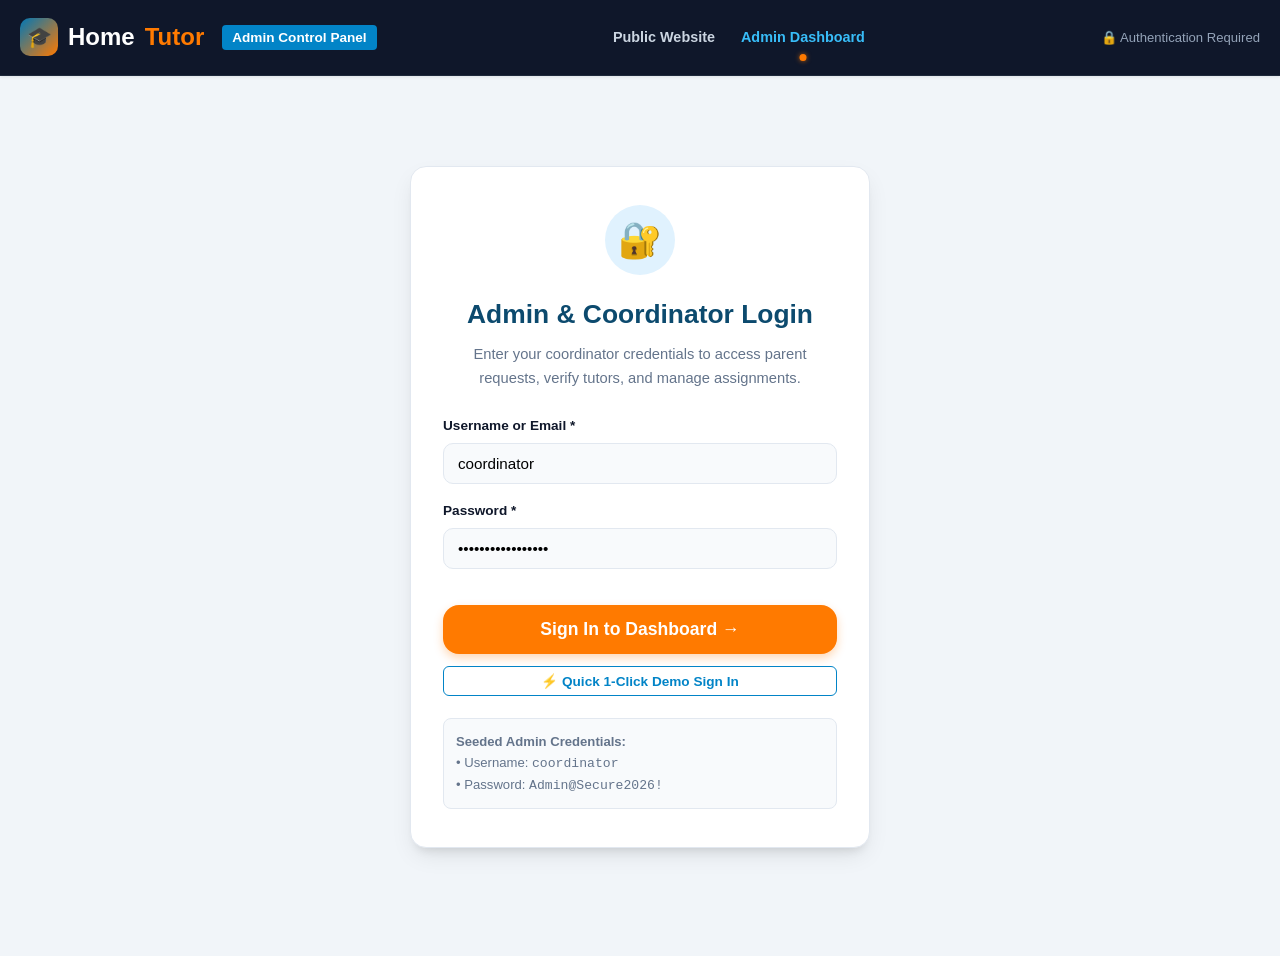
<file: admin.html>
<!DOCTYPE html>
<html lang="en">
<head>
  <meta charset="UTF-8">
  <meta name="viewport" content="width=device-width, initial-scale=1.0">
  <title>Admin Panel - Home Tutor Pakistan</title>
  <link rel="stylesheet" href="css/style.css">
  <link rel="stylesheet" href="css/components.css">
  <link rel="stylesheet" href="css/responsive.css">
  <style>
    .admin-tabs {
      display: flex;
      gap: 12px;
      margin-bottom: 25px;
      border-bottom: 2px solid #e2e8f0;
      padding-bottom: 12px;
    }
    .admin-tab-btn {
      background: white;
      border: 1px solid #cbd5e1;
      border-radius: 8px;
      padding: 10px 20px;
      font-weight: 700;
      font-size: 0.95rem;
      color: #475569;
      cursor: pointer;
      display: inline-flex;
      align-items: center;
      gap: 8px;
      transition: all 0.2s ease;
    }
    .admin-tab-btn:hover {
      background: #f8fafc;
      border-color: #94a3b8;
      color: #0f172a;
    }
    .admin-tab-btn.active {
      background: #0284c7;
      border-color: #0284c7;
      color: white;
      box-shadow: 0 4px 10px rgba(2, 132, 199, 0.25);
    }
    .tab-content-panel {
      display: none;
    }
    .tab-content-panel.active {
      display: block;
    }
    .filter-bar {
      display: flex;
      flex-wrap: wrap;
      justify-content: space-between;
      align-items: center;
      gap: 15px;
      margin-bottom: 18px;
      background: #f8fafc;
      padding: 14px 18px;
      border-radius: 10px;
      border: 1px solid #e2e8f0;
    }
    .filter-group {
      display: flex;
      align-items: center;
      gap: 10px;
      flex-wrap: wrap;
    }
    .filter-pill {
      background: white;
      border: 1px solid #cbd5e1;
      padding: 5px 12px;
      border-radius: 20px;
      font-size: 0.82rem;
      font-weight: 600;
      cursor: pointer;
      color: #64748b;
      transition: all 0.15s;
    }
    .filter-pill:hover,
    .filter-pill.active {
      background: #0f172a;
      color: white;
      border-color: #0f172a;
    }
    .login-container-card {
      max-width: 460px;
      margin: 50px auto 70px;
      background: white;
      border-radius: 16px;
      padding: 38px 32px;
      box-shadow: 0 10px 25px -5px rgba(0, 0, 0, 0.1), 0 8px 10px -6px rgba(0, 0, 0, 0.1);
      border: 1px solid var(--border-color);
      text-align: center;
    }
  </style>
</head>
<body style="background: #f1f5f9;">

  <!-- Admin Navbar -->
  <nav class="navbar" style="background: #0f172a; border-bottom: 1px solid #1e293b;">
    <div class="container">
      <a href="index.html" class="logo" style="color: white;">
        <div class="logo-icon">🎓</div>
        Home <span>Tutor</span> <span style="font-size: 0.85rem; background: #0284c7; color: white; padding: 2px 10px; border-radius: 4px; margin-left: 8px;">Admin Control Panel</span>
      </a>

      <ul class="nav-menu">
        <li><a href="index.html" class="nav-link" style="color: #cbd5e1;">Public Website</a></li>
        <li><a href="admin.html" class="nav-link active" style="color: #38bdf8;">Admin Dashboard</a></li>
      </ul>

      <div class="nav-actions">
        <div id="authStatusArea" style="display: flex; align-items: center; gap: 10px;">
          <!-- Rendered dynamically -->
        </div>
        <button id="navPostJobBtn" class="btn btn-primary btn-sm" onclick="openModal('newAssignmentModal')" style="display: none;">+ Post Tuition Job</button>
      </div>
    </div>
  </nav>

  <!-- ============================================== -->
  <!-- 1. ADMIN LOGIN VIEW (Shown when NOT logged in) -->
  <!-- ============================================== -->
  <div id="adminLoginView" class="section" style="padding: 40px 0;">
    <div class="container">
      <div class="login-container-card">
        <div style="width: 70px; height: 70px; background: #e0f2fe; color: #0284c7; border-radius: 50%; display: flex; align-items: center; justify-content: center; font-size: 2.2rem; margin: 0 auto 18px;">
          🔐
        </div>
        <h2 style="color: #0c4a6e; font-size: 1.65rem; margin-bottom: 8px;">Admin & Coordinator Login</h2>
        <p style="color: var(--text-muted); font-size: 0.92rem; margin-bottom: 25px;">
          Enter your coordinator credentials to access parent requests, verify tutors, and manage assignments.
        </p>

        <form id="adminLoginForm" style="text-align: left;" onsubmit="handleAdminLoginSubmit(event); return false;">
          <div class="form-group">
            <label for="adminUserField">Username or Email *</label>
            <input type="text" id="adminUserField" class="form-control" required value="coordinator" placeholder="e.g. coordinator" />
          </div>

          <div class="form-group">
            <label for="adminPassField">Password *</label>
            <input type="password" id="adminPassField" class="form-control" required value="Admin@Secure2026!" placeholder="Enter password" />
          </div>

          <button type="button" id="adminLoginBtn" onclick="handleAdminLoginSubmit(event)" class="btn btn-primary btn-block btn-lg" style="margin-top: 20px;">
            Sign In to Dashboard →
          </button>

          <button type="button" class="btn btn-outline btn-block btn-sm" onclick="quickDemoLogin()" style="margin-top: 12px; color: #0284c7; border-color: #0284c7;">
            ⚡ Quick 1-Click Demo Sign In
          </button>
        </form>

        <div style="margin-top: 22px; font-size: 0.82rem; color: #64748b; background: #f8fafc; padding: 12px; border-radius: 8px; text-align: left; border: 1px solid #e2e8f0;">
          <strong>Seeded Admin Credentials:</strong><br/>
          • Username: <code>coordinator</code><br/>
          • Password: <code>Admin@Secure2026!</code>
        </div>
      </div>
    </div>
  </div>

  <!-- ============================================== -->
  <!-- 2. ADMIN DASHBOARD VIEW (Shown when LOGGED IN) -->
  <!-- ============================================== -->
  <div id="adminDashboardView" class="section" style="padding: 30px 0; display: none;">
    <div class="container">

      <!-- Dashboard Header -->
      <div style="display: flex; justify-content: space-between; align-items: center; margin-bottom: 25px; flex-wrap: wrap; gap: 15px;">
        <div>
          <h1 style="font-size: 1.85rem; color: #0f172a;">Home Tuition Operations & Management</h1>
          <p style="color: var(--text-muted); font-size: 0.95rem;">Manage Pakistani parent requests, verify registered tutors, and manage live jobs.</p>
        </div>
        <div style="display: flex; gap: 10px;">
          <button class="btn btn-outline btn-sm" onclick="loadDashboardData()">↻ Refresh All Data</button>
          <button class="btn btn-primary btn-sm" onclick="openModal('newAssignmentModal')">+ Post Tuition Job</button>
        </div>
      </div>

      <!-- Quick Metrics Cards -->
      <div style="display: grid; grid-template-columns: repeat(auto-fit, minmax(220px, 1fr)); gap: 20px; margin-bottom: 30px;">
        <div style="background: white; border-radius: 12px; padding: 22px; border: 1px solid var(--border-color); box-shadow: var(--shadow-sm);">
          <div style="font-size: 0.85rem; color: var(--text-muted); font-weight: 600; text-transform: uppercase;">Total Tutors</div>
          <div style="font-size: 2.2rem; font-weight: 800; color: var(--primary); margin: 6px 0;" id="statTotalTutors">-</div>
          <div style="font-size: 0.82rem; color: #16a34a;">● Database active in Pakistan</div>
        </div>

        <div style="background: white; border-radius: 12px; padding: 22px; border: 1px solid var(--border-color); box-shadow: var(--shadow-sm);">
          <div style="font-size: 0.85rem; color: var(--text-muted); font-weight: 600; text-transform: uppercase;">Parent Requests</div>
          <div style="font-size: 2.2rem; font-weight: 800; color: #ea580c; margin: 6px 0;" id="statTotalRequests">-</div>
          <div style="font-size: 0.82rem; color: #ea580c;">⚡ 24-hr coordinator SLA</div>
        </div>

        <div style="background: white; border-radius: 12px; padding: 22px; border: 1px solid var(--border-color); box-shadow: var(--shadow-sm);">
          <div style="font-size: 0.85rem; color: var(--text-muted); font-weight: 600; text-transform: uppercase;">Open Tuition Jobs</div>
          <div style="font-size: 2.2rem; font-weight: 800; color: #0284c7; margin: 6px 0;" id="statOpenJobs">-</div>
          <div style="font-size: 0.82rem; color: var(--text-muted);">Live on tutor job board</div>
        </div>

        <div style="background: white; border-radius: 12px; padding: 22px; border: 1px solid var(--border-color); box-shadow: var(--shadow-sm);">
          <div style="font-size: 0.85rem; color: var(--text-muted); font-weight: 600; text-transform: uppercase;">Match Success Rate</div>
          <div style="font-size: 2.2rem; font-weight: 800; color: #16a34a; margin: 6px 0;" id="statMatchRate">98.4%</div>
          <div style="font-size: 0.82rem; color: var(--text-muted);">Confirmed within 1st week</div>
        </div>
      </div>

      <!-- Admin Tabs Navigation -->
      <div class="admin-tabs">
        <button class="admin-tab-btn active" onclick="switchAdminTab('parentsTab', this)">
          👨‍👩‍👧 Parent Requests & Leads (<span id="tabCountRequests">0</span>)
        </button>
        <button class="admin-tab-btn" onclick="switchAdminTab('tutorsTab', this)">
          👨‍🏫 Tutors Management (<span id="tabCountTutors">0</span>)
        </button>
        <button class="admin-tab-btn" onclick="switchAdminTab('assignmentsTab', this)">
          📋 Tuition Jobs & Applications
        </button>
      </div>

      <!-- TAB 1: PARENTS & REQUESTS MANAGEMENT -->
      <div id="parentsTab" class="tab-content-panel active">
        <div style="background: white; border-radius: 12px; border: 1px solid var(--border-color); padding: 25px; box-shadow: var(--shadow-sm);">
          <div style="display: flex; justify-content: space-between; align-items: center; margin-bottom: 18px; flex-wrap: wrap; gap: 10px;">
            <div>
              <h3 style="font-size: 1.25rem;">Parent Home Tuition Requests</h3>
              <p style="font-size: 0.88rem; color: var(--text-muted);">Review incoming parent requests, contact parents via WhatsApp, and update matching status.</p>
            </div>
            <button class="btn btn-outline btn-sm" onclick="loadParentRequests()">↻ Refresh Requests</button>
          </div>

          <!-- Filter & Search Bar for Requests -->
          <div class="filter-bar">
            <div class="filter-group">
              <span style="font-size: 0.85rem; font-weight: 700; color: #475569;">Filter Status:</span>
              <button class="filter-pill active" onclick="filterRequestsByStatus('ALL', this)">All</button>
              <button class="filter-pill" onclick="filterRequestsByStatus('NEW', this)">NEW</button>
              <button class="filter-pill" onclick="filterRequestsByStatus('CONTACTED', this)">CONTACTED</button>
              <button class="filter-pill" onclick="filterRequestsByStatus('MATCHING', this)">MATCHING</button>
              <button class="filter-pill" onclick="filterRequestsByStatus('CONFIRMED', this)">CONFIRMED</button>
              <button class="filter-pill" onclick="filterRequestsByStatus('CANCELLED', this)">CANCELLED</button>
            </div>
            <div style="flex-grow: 1; max-width: 300px;">
              <input type="text" id="searchRequestsInput" class="form-control" placeholder="Search parent, phone, city..." style="font-size: 0.88rem; padding: 6px 12px;" oninput="applyRequestsFilter()" />
            </div>
          </div>

          <div class="rates-table-wrapper">
            <table class="rates-table">
              <thead>
                <tr>
                  <th>Parent Contact</th>
                  <th>Student Level & Subjects</th>
                  <th>Location in Pakistan</th>
                  <th>Budget (PKR / hr)</th>
                  <th>Timing & Requirements</th>
                  <th>Status</th>
                  <th>Action</th>
                </tr>
              </thead>
              <tbody id="requestsTableBody">
                <!-- Rendered by admin.js -->
              </tbody>
            </table>
          </div>
        </div>
      </div>

      <!-- TAB 2: TUTORS DIRECTORY & VERIFICATION -->
      <div id="tutorsTab" class="tab-content-panel">
        <div style="background: white; border-radius: 12px; border: 1px solid var(--border-color); padding: 25px; box-shadow: var(--shadow-sm);">
          <div style="display: flex; justify-content: space-between; align-items: center; margin-bottom: 18px; flex-wrap: wrap; gap: 10px;">
            <div>
              <h3 style="font-size: 1.25rem;">Tutors Directory & Verification Hub</h3>
              <p style="font-size: 0.88rem; color: var(--text-muted);">Verify educational credentials, check CNIC verification, adjust rates, and contact tutors directly.</p>
            </div>
            <button class="btn btn-outline btn-sm" onclick="loadTutorsList()">↻ Refresh Tutors</button>
          </div>

          <!-- Filter & Search Bar for Tutors -->
          <div class="filter-bar">
            <div class="filter-group">
              <span style="font-size: 0.85rem; font-weight: 700; color: #475569;">Verification:</span>
              <button class="filter-pill active" onclick="filterTutorsByStatus('ALL', this)">All Tutors</button>
              <button class="filter-pill" onclick="filterTutorsByStatus('VERIFIED', this)">Verified</button>
              <button class="filter-pill" onclick="filterTutorsByStatus('PENDING', this)">Pending Approval</button>
            </div>
            <div style="flex-grow: 1; max-width: 320px;">
              <input type="text" id="searchTutorsInput" class="form-control" placeholder="Search tutor name, university, subjects..." style="font-size: 0.88rem; padding: 6px 12px;" oninput="applyTutorsFilter()" />
            </div>
          </div>

          <div class="rates-table-wrapper">
            <table class="rates-table">
              <thead>
                <tr>
                  <th>Tutor Name & Profile</th>
                  <th>Credentials & University</th>
                  <th>Subjects & Levels</th>
                  <th>Preferred Cities</th>
                  <th>Hourly Rate</th>
                  <th>Verification</th>
                  <th>Actions</th>
                </tr>
              </thead>
              <tbody id="tutorsTableBody">
                <!-- Rendered by admin.js -->
              </tbody>
            </table>
          </div>
        </div>
      </div>

      <!-- TAB 3: TUITION JOBS & APPLICATIONS -->
      <div id="assignmentsTab" class="tab-content-panel">
        <div style="background: white; border-radius: 12px; border: 1px solid var(--border-color); padding: 25px; margin-bottom: 30px; box-shadow: var(--shadow-sm);">
          <div style="display: flex; justify-content: space-between; align-items: center; margin-bottom: 18px;">
            <div>
              <h3 style="font-size: 1.25rem;">Tutor Job Applications</h3>
              <p style="font-size: 0.88rem; color: var(--text-muted);">Applications submitted by registered tutors for live tuition assignments.</p>
            </div>
            <button class="btn btn-outline btn-sm" onclick="loadApplicationsList()">↻ Refresh Applications</button>
          </div>

          <div class="rates-table-wrapper">
            <table class="rates-table">
              <thead>
                <tr>
                  <th>Job Code</th>
                  <th>Tutor Name & Contact</th>
                  <th>Academic Credentials</th>
                  <th>Expected Rate</th>
                  <th>Pitch / Message</th>
                  <th>Action</th>
                </tr>
              </thead>
              <tbody id="applicationsTableBody">
                <!-- Rendered by admin.js -->
              </tbody>
            </table>
          </div>
        </div>
      </div>

    </div>
  </div>

  <!-- Create New Assignment Modal -->
  <div class="modal-overlay" id="newAssignmentModal">
    <div class="modal-content">
      <button class="modal-close" aria-label="Close modal">×</button>
      <h3 style="font-size: 1.3rem; margin-bottom: 6px;">Post New Tuition Assignment</h3>
      <p style="color: var(--text-muted); font-size: 0.88rem; margin-bottom: 20px;">This will publish the job to the live Tuition Assignments board.</p>

      <form id="newAssignmentForm">
        <div class="form-row-2col">
          <div class="form-group">
            <label>Student Level *</label>
            <input type="text" id="newAssignLevel" class="form-control" required placeholder="e.g. Matric Class 10 / FSc-II" />
          </div>

          <div class="form-group">
            <label>Subject *</label>
            <input type="text" id="newAssignSubject" class="form-control" required placeholder="e.g. Physics & Mathematics" />
          </div>
        </div>

        <div class="form-row-2col">
          <div class="form-group">
            <label>City / Region *</label>
            <select id="newAssignRegion" class="form-control" required>
              <option value="Lahore" selected>Lahore</option>
              <option value="Islamabad">Islamabad</option>
              <option value="Rawalpindi">Rawalpindi</option>
              <option value="Karachi">Karachi</option>
              <option value="Faisalabad">Faisalabad</option>
              <option value="Multan">Multan</option>
              <option value="Peshawar">Peshawar</option>
              <option value="Online">Online (Nationwide)</option>
            </select>
          </div>

          <div class="form-group">
            <label>Location Details *</label>
            <input type="text" id="newAssignLocation" class="form-control" required placeholder="e.g. DHA Phase 5 / Gulberg, Lahore" />
          </div>
        </div>

        <div class="form-row-2col">
          <div class="form-group">
            <label>Rate (PKR / hr) *</label>
            <input type="number" id="newAssignRate" class="form-control" required value="2500" min="500" max="25000" />
          </div>

          <div class="form-group">
            <label>Lesson Frequency</label>
            <input type="text" id="newAssignFrequency" class="form-control" value="3 sessions/week, 1.5 hrs/session" />
          </div>
        </div>

        <div class="form-row-2col">
          <div class="form-group">
            <label>Preferred Tutor Category</label>
            <select id="newAssignTutorType" class="form-control">
              <option value="FULL_TIME" selected>Full-Time Professional Tutor</option>
              <option value="MOE_EX_CURRENT">Certified Teacher (Aitchison / LGS / APS / Roots)</option>
              <option value="PART_TIME">Part-Time (LUMS / NUST / FAST / IBA Student)</option>
            </select>
          </div>

          <div class="form-group">
            <label>Gender Preference</label>
            <select id="newAssignGender" class="form-control">
              <option value="Any">Any Gender</option>
              <option value="Female">Female Only</option>
              <option value="Male">Male Only</option>
            </select>
          </div>
        </div>

        <div class="form-group">
          <label>Assignment Remarks / Student Needs</label>
          <textarea id="newAssignRemarks" class="form-control" rows="3" placeholder="e.g. Lahore Grammar School / Beaconhouse student. Focus on board past papers and conceptual numerical problem solving."></textarea>
        </div>

        <button type="submit" class="btn btn-primary btn-block btn-lg" style="margin-top: 15px;">
          Publish Assignment to Board →
        </button>
      </form>
    </div>
  </div>

  <script src="js/api.js"></script>
  <script src="js/main.js"></script>
  <script src="js/admin.js"></script>
</body>
</html>
</file>
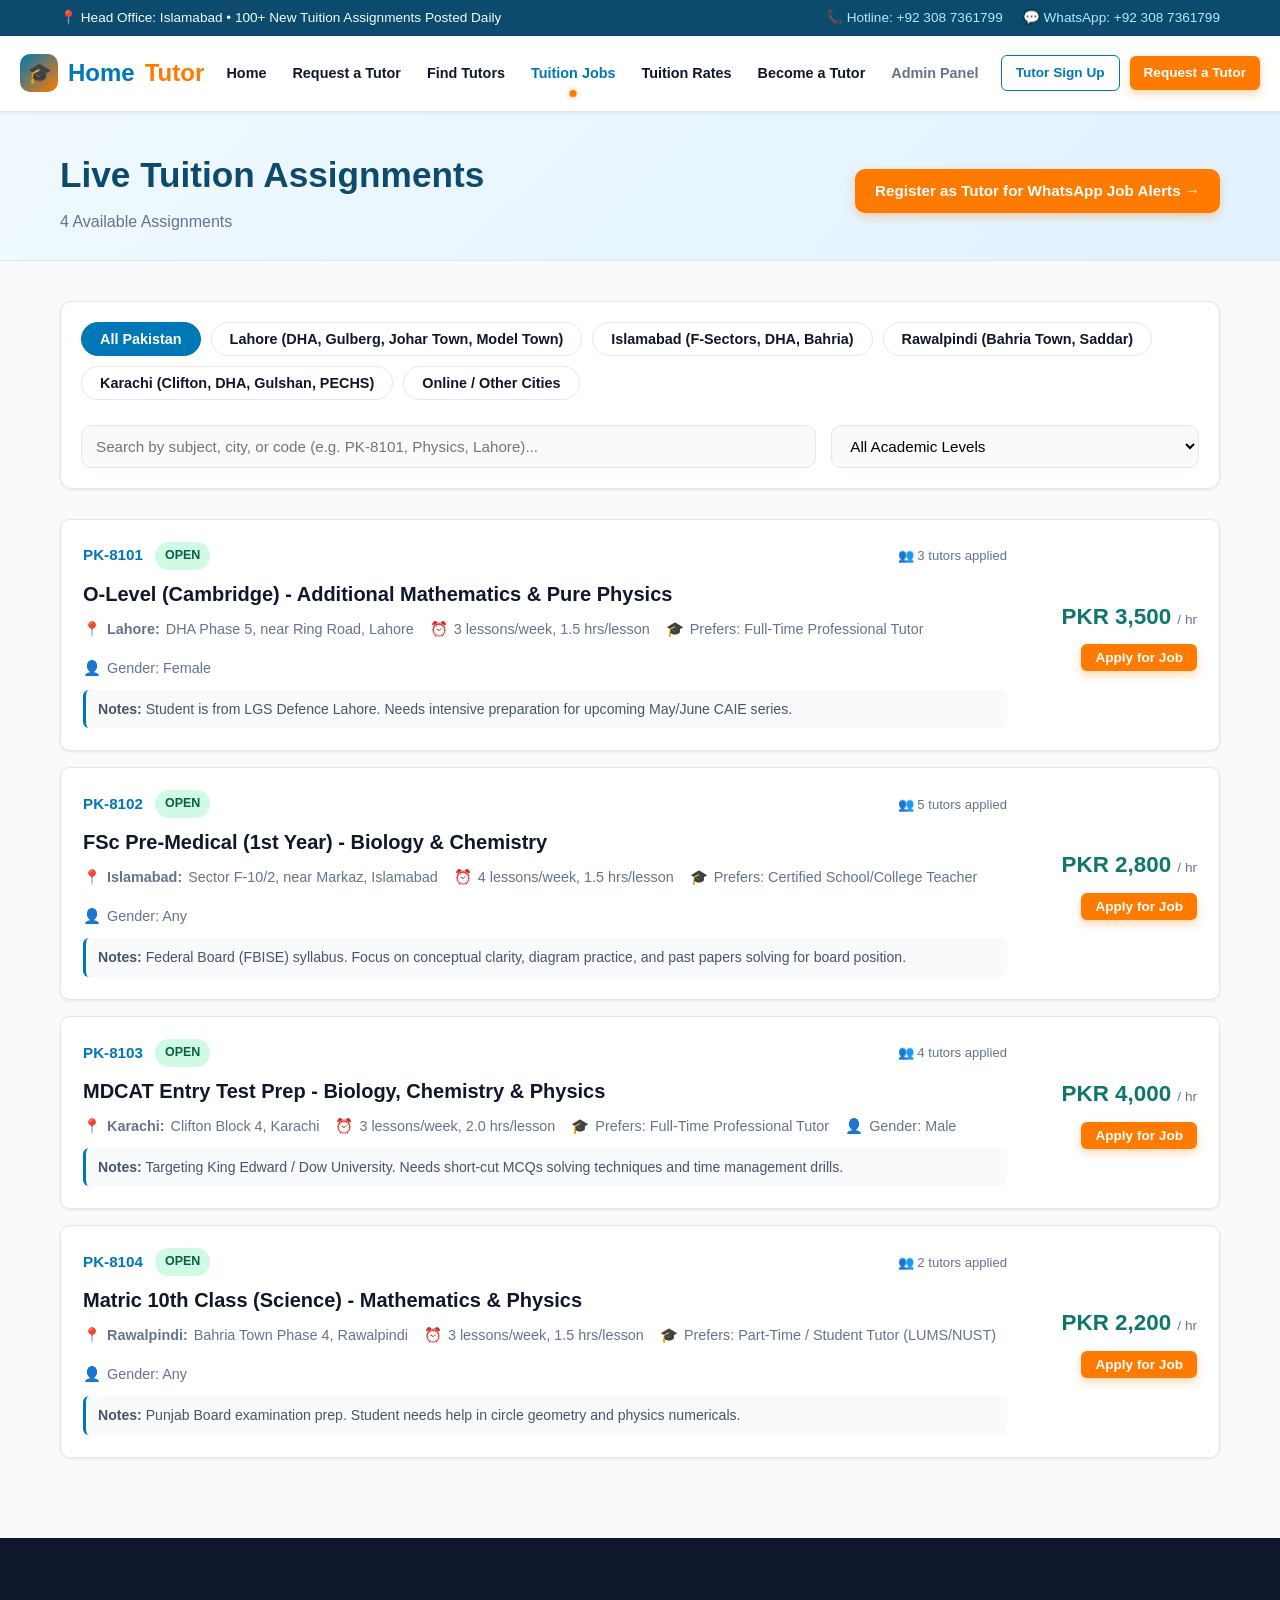
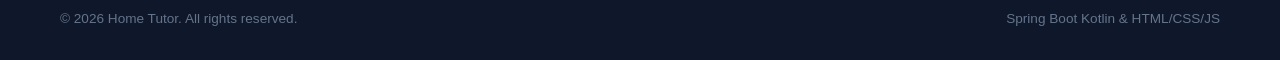
<file: assignments.html>
<!DOCTYPE html>
<html lang="en">
<head>
  <meta charset="UTF-8">
  <meta name="viewport" content="width=device-width, initial-scale=1.0">
  <title>Live Tuition Assignments - Home Tutor</title>
  <link rel="stylesheet" href="css/style.css">
  <link rel="stylesheet" href="css/components.css">
  <link rel="stylesheet" href="css/responsive.css">
  <style>
    .region-tabs {
      display: flex;
      flex-wrap: wrap;
      gap: 10px;
      margin-bottom: 25px;
    }
    .region-tab {
      padding: 8px 18px;
      border-radius: var(--radius-full);
      background: white;
      border: 1px solid var(--border-color);
      font-size: 0.9rem;
      font-weight: 600;
      color: var(--text-dark);
      cursor: pointer;
      transition: var(--transition);
    }
    .region-tab:hover,
    .region-tab.active {
      background: var(--primary);
      color: white;
      border-color: var(--primary);
    }
  </style>
</head>
<body>

  <!-- Top Bar -->
  <div class="top-bar">
    <div class="container">
      <div class="top-bar-left">
        <span>📍 Head Office: Islamabad • 100+ New Tuition Assignments Posted Daily</span>
      </div>
      <div class="top-bar-right">
        <a href="tel:+923087361799">📞 Hotline: +92 308 7361799</a>
        <a href="https://wa.me/923087361799" target="_blank">💬 WhatsApp: +92 308 7361799</a>
      </div>
    </div>
  </div>

  <!-- Navbar -->
  <nav class="navbar">
    <div class="container">
      <a href="index.html" class="logo">
        <div class="logo-icon">🎓</div>
        Home <span>Tutor</span>
      </a>

      <ul class="nav-menu">
        <li><a href="index.html" class="nav-link">Home</a></li>
        <li><a href="request-tutor.html" class="nav-link">Request a Tutor</a></li>
        <li><a href="tutors.html" class="nav-link">Find Tutors</a></li>
        <li><a href="assignments.html" class="nav-link active">Tuition Jobs</a></li>
        <li><a href="rates.html" class="nav-link">Tuition Rates</a></li>
        <li><a href="become-tutor.html" class="nav-link">Become a Tutor</a></li>
        <li><a href="admin.html" class="nav-link" style="color: #64748b;">Admin Panel</a></li>
        <li class="nav-actions-mobile">
          <a href="request-tutor.html" class="btn btn-primary btn-block">Request a Tutor (Free)</a>
        </li>
      </ul>

      <div class="nav-actions">
        <a href="become-tutor.html" class="btn btn-outline btn-sm">Tutor Sign Up</a>
        <a href="request-tutor.html" class="btn btn-primary btn-sm">Request a Tutor</a>
      </div>

      <button class="hamburger" aria-label="Toggle navigation">
        <span></span>
        <span></span>
        <span></span>
      </button>
    </div>
  </nav>

  <!-- Page Header -->
  <div style="background: linear-gradient(135deg, #f0f9ff 0%, #e0f2fe 100%); padding: 35px 0 25px; border-bottom: 1px solid var(--border-color);">
    <div class="container">
      <div style="display: flex; justify-content: space-between; align-items: center; flex-wrap: wrap; gap: 15px;">
        <div>
          <h1 style="font-size: 2.2rem; color: #0c4a6e; margin-bottom: 6px;">Live Tuition Assignments</h1>
          <p style="color: var(--text-muted); font-size: 1rem;" id="assignmentCount">Available Tuition Jobs across Pakistan</p>
        </div>
        <div>
          <a href="become-tutor.html" class="btn btn-primary">Register as Tutor for WhatsApp Job Alerts →</a>
        </div>
      </div>
    </div>
  </div>

  <!-- Main Content -->
  <div class="section" style="padding: 40px 0 80px;">
    <div class="container">
      
      <!-- Filter Controls -->
      <div style="background: white; border-radius: 12px; border: 1px solid var(--border-color); padding: 20px; margin-bottom: 30px; box-shadow: var(--shadow-sm);">
        <div class="region-tabs">
          <button class="region-tab active" data-region="ALL">All Pakistan</button>
          <button class="region-tab" data-region="Lahore">Lahore (DHA, Gulberg, Johar Town, Model Town)</button>
          <button class="region-tab" data-region="Islamabad">Islamabad (F-Sectors, DHA, Bahria)</button>
          <button class="region-tab" data-region="Rawalpindi">Rawalpindi (Bahria Town, Saddar)</button>
          <button class="region-tab" data-region="Karachi">Karachi (Clifton, DHA, Gulshan, PECHS)</button>
          <button class="region-tab" data-region="Online">Online / Other Cities</button>
        </div>

        <div class="assignments-filter-row">
          <input type="text" id="searchAssignKeyword" class="form-control" placeholder="Search by subject, city, or code (e.g. PK-8101, Physics, Lahore)..." />
          <select id="filterAssignLevel" class="form-control">
            <option value="">All Academic Levels</option>
            <option value="Primary">Primary (Class 1-5)</option>
            <option value="Middle">Middle (Class 6-8)</option>
            <option value="Matric">Matric / SSC (9th-10th)</option>
            <option value="FSc">FSc / ICS (11th-12th)</option>
            <option value="O-Level">O-Level (Cambridge)</option>
            <option value="A-Level">A-Level (Cambridge)</option>
            <option value="MDCAT">Entry Test (MDCAT/ECAT)</option>
          </select>
        </div>
      </div>

      <!-- Assignments List -->
      <div class="assignment-grid" id="assignmentsContainer">
        <!-- Rendered by assignments.js -->
      </div>

    </div>
  </div>

  <!-- Apply for Assignment Modal -->
  <div class="modal-overlay" id="applyModal">
    <div class="modal-content">
      <button class="modal-close" aria-label="Close modal">×</button>
      <div style="margin-bottom: 20px;">
        <span class="badge badge-blue" id="applyAssignmentCode">PK-8101</span>
        <h3 id="applyAssignmentTitle" style="font-size: 1.3rem; margin: 8px 0;">O-Level - Pure Physics</h3>
        <p style="color: #0f766e; font-weight: 700; font-size: 1.1rem;" id="applyAssignmentRate">PKR 3,500 / hr</p>
      </div>

      <form id="assignmentApplyForm">
        <input type="hidden" id="applyAssignmentId" />
        
        <div class="form-group">
          <label>Your Name (Tutor) *</label>
          <input type="text" id="tutorName" class="form-control" required placeholder="e.g. Sir Muhammad Hamza" />
        </div>

        <div class="form-group">
          <label>Phone Number / WhatsApp in Pakistan *</label>
          <input type="tel" id="tutorPhone" class="form-control" required placeholder="e.g. 0308 7361799 or +92 308 7361799" />
          <div style="font-size: 0.8rem; color: var(--text-muted); margin-top: 4px;">Coordinator will WhatsApp you the student profile if shortlisted.</div>
        </div>

        <div class="form-group">
          <label>Email Address</label>
          <input type="email" id="tutorEmail" class="form-control" placeholder="e.g. tutor@example.com" />
        </div>

        <div class="form-group">
          <label>Academic Credentials & Degree *</label>
          <input type="text" id="tutorCredentials" class="form-control" required placeholder="e.g. LUMS B.Sc (Honours), Ex-Aitchison Faculty" />
        </div>

        <div class="form-group">
          <label>Expected Hourly Rate (PKR / hr)</label>
          <input type="number" id="expectedRate" class="form-control" placeholder="e.g. 3500" />
        </div>

        <div class="form-group">
          <label>Pitch to Parent (Experience & Track Record) *</label>
          <textarea id="tutorPitch" class="form-control" rows="3" required placeholder="Briefly introduce your relevant teaching experience and track record in this subject."></textarea>
        </div>

        <button type="submit" class="btn btn-primary btn-block btn-lg" style="margin-top: 15px;">
          Submit Application
        </button>
      </form>
    </div>
  </div>

  <!-- Footer -->
  <footer>
    <div class="container">
      <div class="footer-bottom" style="border: none; padding: 0;">
        <p>&copy; 2026 Home Tutor. All rights reserved.</p>
        <p>Spring Boot Kotlin & HTML/CSS/JS</p>
      </div>
    </div>
  </footer>

  <script src="js/api.js"></script>
  <script src="js/main.js"></script>
  <script src="js/assignments.js"></script>
</body>
</html>
</file>
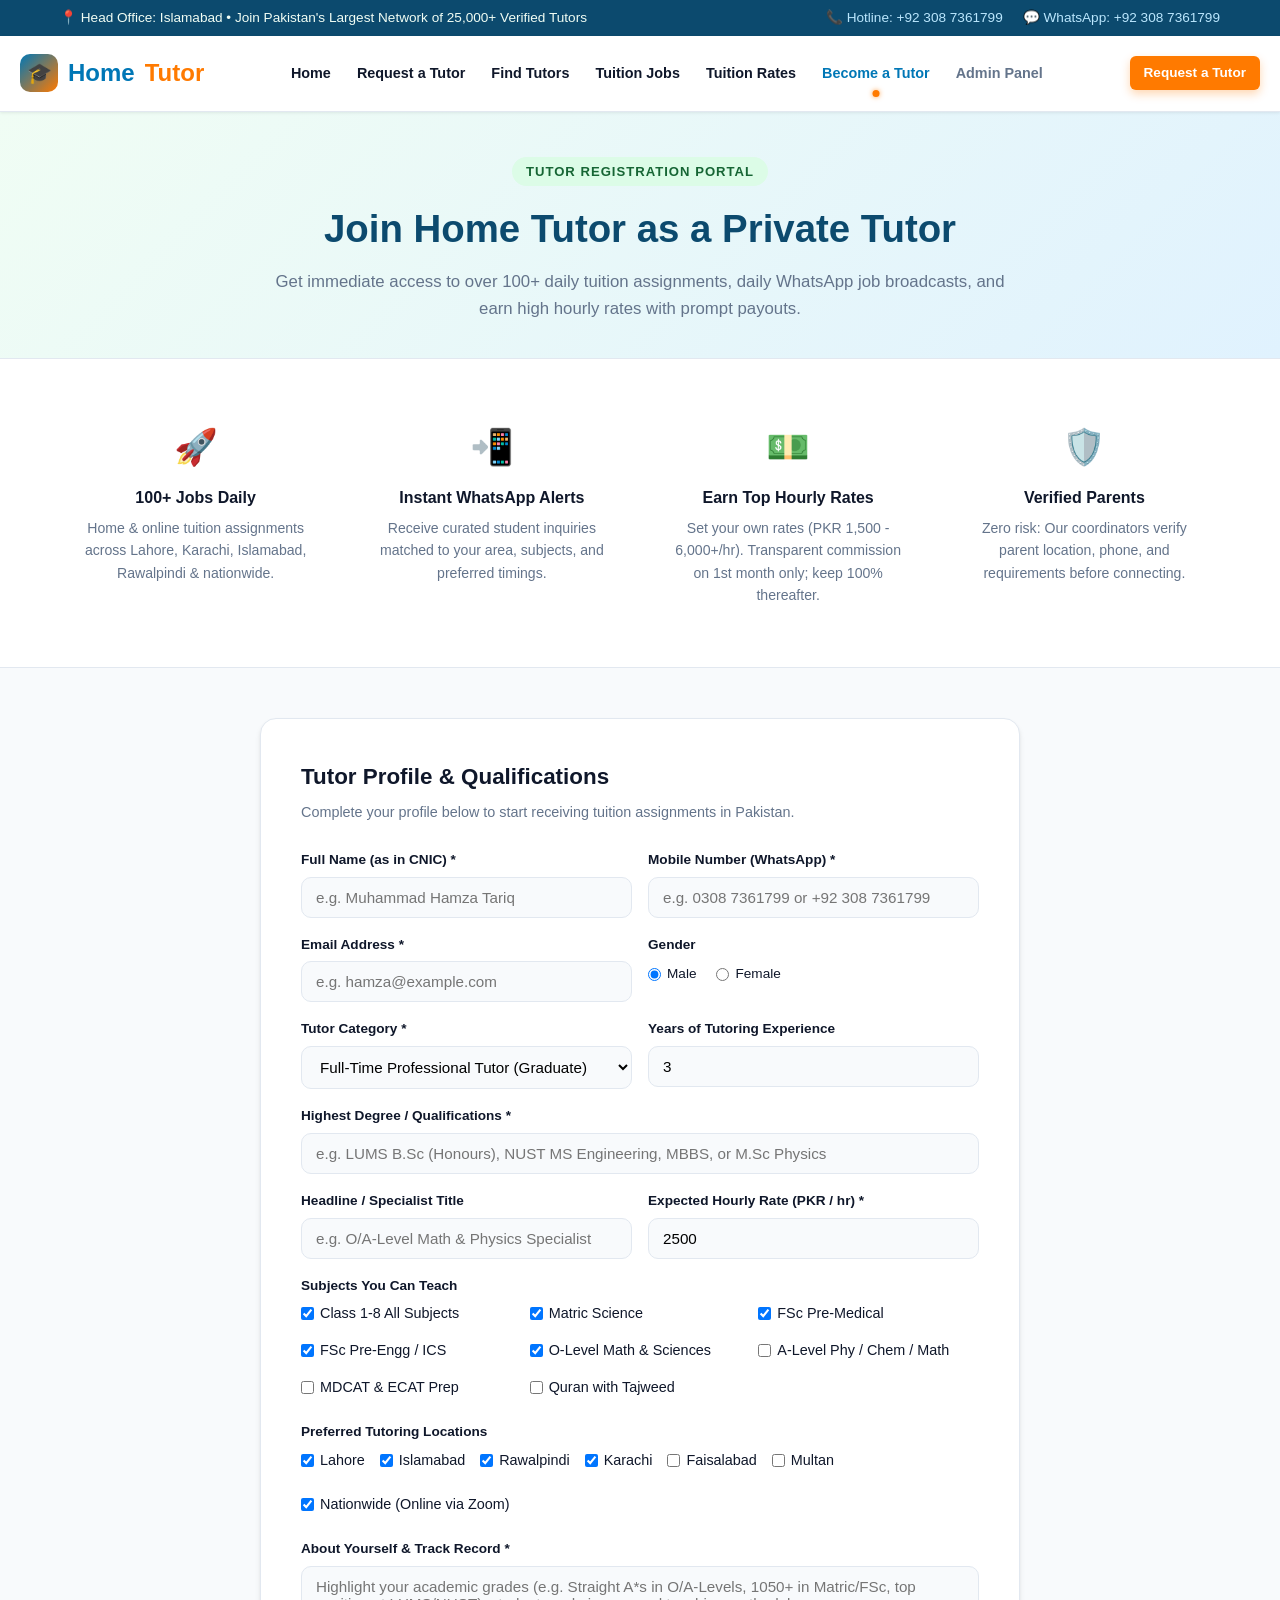
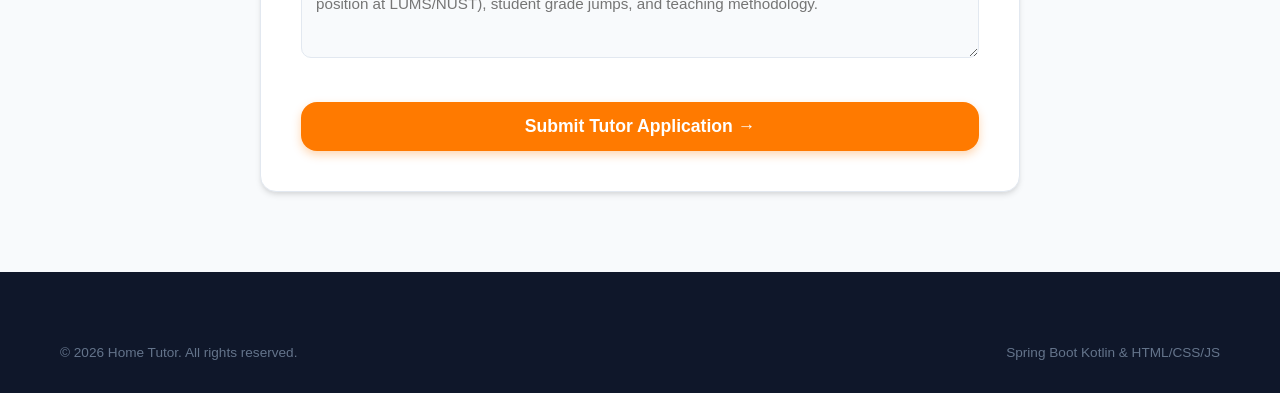
<file: become-tutor.html>
<!DOCTYPE html>
<html lang="en">
<head>
  <meta charset="UTF-8">
  <meta name="viewport" content="width=device-width, initial-scale=1.0">
  <title>Become a Home Tutor - Home Tutor</title>
  <link rel="stylesheet" href="css/style.css">
  <link rel="stylesheet" href="css/components.css">
  <link rel="stylesheet" href="css/responsive.css">
</head>
<body>

  <!-- Top Bar -->
  <div class="top-bar">
    <div class="container">
      <div class="top-bar-left">
        <span>📍 Head Office: Islamabad • Join Pakistan's Largest Network of 25,000+ Verified Tutors</span>
      </div>
      <div class="top-bar-right">
        <a href="tel:+923087361799">📞 Hotline: +92 308 7361799</a>
        <a href="https://wa.me/923087361799" target="_blank">💬 WhatsApp: +92 308 7361799</a>
      </div>
    </div>
  </div>

  <!-- Navbar -->
  <nav class="navbar">
    <div class="container">
      <a href="index.html" class="logo">
        <div class="logo-icon">🎓</div>
        Home <span>Tutor</span>
      </a>

      <ul class="nav-menu">
        <li><a href="index.html" class="nav-link">Home</a></li>
        <li><a href="request-tutor.html" class="nav-link">Request a Tutor</a></li>
        <li><a href="tutors.html" class="nav-link">Find Tutors</a></li>
        <li><a href="assignments.html" class="nav-link">Tuition Jobs</a></li>
        <li><a href="rates.html" class="nav-link">Tuition Rates</a></li>
        <li><a href="become-tutor.html" class="nav-link active">Become a Tutor</a></li>
        <li><a href="admin.html" class="nav-link" style="color: #64748b;">Admin Panel</a></li>
        <li class="nav-actions-mobile">
          <a href="request-tutor.html" class="btn btn-primary btn-block">Request a Tutor (Free)</a>
        </li>
      </ul>

      <div class="nav-actions">
        <a href="request-tutor.html" class="btn btn-primary btn-sm">Request a Tutor</a>
      </div>

      <button class="hamburger" aria-label="Toggle navigation">
        <span></span>
        <span></span>
        <span></span>
      </button>
    </div>
  </nav>

  <!-- Hero Header -->
  <div style="background: linear-gradient(135deg, #f0fdf4 0%, #e0f2fe 100%); padding: 45px 0 35px; border-bottom: 1px solid var(--border-color);">
    <div class="container" style="text-align: center; max-width: 800px;">
      <span class="section-tag" style="background: #dcfce7; color: #166534;">Tutor Registration Portal</span>
      <h1 style="font-size: 2.4rem; color: #0c4a6e; margin-bottom: 10px;">Join Home Tutor as a Private Tutor</h1>
      <p style="color: var(--text-muted); font-size: 1.05rem;">
        Get immediate access to over 100+ daily tuition assignments, daily WhatsApp job broadcasts, and earn high hourly rates with prompt payouts.
      </p>
    </div>
  </div>

  <!-- Benefits Strip -->
  <section class="section" style="padding: 40px 0; background: white; border-bottom: 1px solid var(--border-color);">
    <div class="container">
      <div style="display: grid; grid-template-columns: repeat(auto-fit, minmax(240px, 1fr)); gap: 25px;">
        <div style="text-align: center; padding: 20px;">
          <div style="font-size: 2.2rem; margin-bottom: 10px;">🚀</div>
          <h4 style="margin-bottom: 6px;">100+ Jobs Daily</h4>
          <p style="font-size: 0.88rem; color: var(--text-muted);">Home & online tuition assignments across Lahore, Karachi, Islamabad, Rawalpindi & nationwide.</p>
        </div>
        <div style="text-align: center; padding: 20px;">
          <div style="font-size: 2.2rem; margin-bottom: 10px;">📲</div>
          <h4 style="margin-bottom: 6px;">Instant WhatsApp Alerts</h4>
          <p style="font-size: 0.88rem; color: var(--text-muted);">Receive curated student inquiries matched to your area, subjects, and preferred timings.</p>
        </div>
        <div style="text-align: center; padding: 20px;">
          <div style="font-size: 2.2rem; margin-bottom: 10px;">💵</div>
          <h4 style="margin-bottom: 6px;">Earn Top Hourly Rates</h4>
          <p style="font-size: 0.88rem; color: var(--text-muted);">Set your own rates (PKR 1,500 - 6,000+/hr). Transparent commission on 1st month only; keep 100% thereafter.</p>
        </div>
        <div style="text-align: center; padding: 20px;">
          <div style="font-size: 2.2rem; margin-bottom: 10px;">🛡️</div>
          <h4 style="margin-bottom: 6px;">Verified Parents</h4>
          <p style="font-size: 0.88rem; color: var(--text-muted);">Zero risk: Our coordinators verify parent location, phone, and requirements before connecting.</p>
        </div>
      </div>
    </div>
  </section>

  <!-- Application Form -->
  <div class="section" style="padding: 50px 0 80px;">
    <div class="container" style="max-width: 800px;">
      <div class="calc-card" style="padding: 40px;">
        
        <form id="tutorRegistrationForm">
          <h3 style="font-size: 1.4rem; margin-bottom: 6px;">Tutor Profile & Qualifications</h3>
          <p style="color: var(--text-muted); font-size: 0.9rem; margin-bottom: 25px;">Complete your profile below to start receiving tuition assignments in Pakistan.</p>

          <div class="form-row-2col">
            <div class="form-group">
              <label for="regName">Full Name (as in CNIC) *</label>
              <input type="text" id="regName" class="form-control" required placeholder="e.g. Muhammad Hamza Tariq" />
            </div>

            <div class="form-group">
              <label for="regPhone">Mobile Number (WhatsApp) *</label>
              <input type="tel" id="regPhone" class="form-control" required placeholder="e.g. 0308 7361799 or +92 308 7361799" />
            </div>
          </div>

          <div class="form-row-2col">
            <div class="form-group">
              <label for="regEmail">Email Address *</label>
              <input type="email" id="regEmail" class="form-control" required placeholder="e.g. hamza@example.com" />
            </div>

            <div class="form-group">
              <label>Gender</label>
              <div style="display: flex; gap: 20px; margin-top: 8px;">
                <label style="display: flex; align-items: center; gap: 6px; font-weight: normal; cursor: pointer;">
                  <input type="radio" name="regGender" value="Male" checked /> Male
                </label>
                <label style="display: flex; align-items: center; gap: 6px; font-weight: normal; cursor: pointer;">
                  <input type="radio" name="regGender" value="Female" /> Female
                </label>
              </div>
            </div>
          </div>

          <div class="form-row-2col">
            <div class="form-group">
              <label for="regTutorType">Tutor Category *</label>
              <select id="regTutorType" class="form-control" required>
                <option value="PART_TIME">Part-Time Student Tutor (LUMS / NUST / FAST / IBA)</option>
                <option value="FULL_TIME" selected>Full-Time Professional Tutor (Graduate)</option>
                <option value="MOE_EX_CURRENT">School / College Certified Teacher (Aitchison / LGS / APS)</option>
              </select>
            </div>

            <div class="form-group">
              <label for="regExperience">Years of Tutoring Experience</label>
              <input type="number" id="regExperience" class="form-control" value="3" min="0" max="40" />
            </div>
          </div>

          <div class="form-group">
            <label for="regEducation">Highest Degree / Qualifications *</label>
            <input type="text" id="regEducation" class="form-control" required placeholder="e.g. LUMS B.Sc (Honours), NUST MS Engineering, MBBS, or M.Sc Physics" />
          </div>

          <div class="form-row-2col">
            <div class="form-group">
              <label for="regTitle">Headline / Specialist Title</label>
              <input type="text" id="regTitle" class="form-control" placeholder="e.g. O/A-Level Math & Physics Specialist" />
            </div>

            <div class="form-group">
              <label for="regExpectedRate">Expected Hourly Rate (PKR / hr) *</label>
              <input type="number" id="regExpectedRate" class="form-control" value="2500" min="500" max="25000" step="100" required />
            </div>
          </div>

          <!-- Subjects Checkboxes -->
          <div class="form-group">
            <label>Subjects You Can Teach</label>
            <div style="display: grid; grid-template-columns: repeat(auto-fit, minmax(170px, 1fr)); gap: 8px; margin-top: 6px;">
              <label style="font-weight: normal; display: flex; align-items: center; gap: 6px; font-size: 0.9rem;">
                <input type="checkbox" name="subjects" value="Class 1-8 All Subjects" checked /> Class 1-8 All Subjects
              </label>
              <label style="font-weight: normal; display: flex; align-items: center; gap: 6px; font-size: 0.9rem;">
                <input type="checkbox" name="subjects" value="Matric Science (Math/Phy/Bio/Chem)" checked /> Matric Science
              </label>
              <label style="font-weight: normal; display: flex; align-items: center; gap: 6px; font-size: 0.9rem;">
                <input type="checkbox" name="subjects" value="FSc Pre-Medical" checked /> FSc Pre-Medical
              </label>
              <label style="font-weight: normal; display: flex; align-items: center; gap: 6px; font-size: 0.9rem;">
                <input type="checkbox" name="subjects" value="FSc Pre-Engineering / ICS" checked /> FSc Pre-Engg / ICS
              </label>
              <label style="font-weight: normal; display: flex; align-items: center; gap: 6px; font-size: 0.9rem;">
                <input type="checkbox" name="subjects" value="O-Level Mathematics & Sciences" checked /> O-Level Math & Sciences
              </label>
              <label style="font-weight: normal; display: flex; align-items: center; gap: 6px; font-size: 0.9rem;">
                <input type="checkbox" name="subjects" value="A-Level Physics / Chemistry / Math" /> A-Level Phy / Chem / Math
              </label>
              <label style="font-weight: normal; display: flex; align-items: center; gap: 6px; font-size: 0.9rem;">
                <input type="checkbox" name="subjects" value="MDCAT & ECAT Prep" /> MDCAT & ECAT Prep
              </label>
              <label style="font-weight: normal; display: flex; align-items: center; gap: 6px; font-size: 0.9rem;">
                <input type="checkbox" name="subjects" value="Quran Nazra with Tajweed" /> Quran with Tajweed
              </label>
            </div>
          </div>

          <!-- Preferred Regions -->
          <div class="form-group">
            <label>Preferred Tutoring Locations</label>
            <div style="display: flex; flex-wrap: wrap; gap: 15px; margin-top: 6px;">
              <label style="font-weight: normal; display: flex; align-items: center; gap: 6px; font-size: 0.9rem;">
                <input type="checkbox" name="regions" value="Lahore" checked /> Lahore
              </label>
              <label style="font-weight: normal; display: flex; align-items: center; gap: 6px; font-size: 0.9rem;">
                <input type="checkbox" name="regions" value="Islamabad" checked /> Islamabad
              </label>
              <label style="font-weight: normal; display: flex; align-items: center; gap: 6px; font-size: 0.9rem;">
                <input type="checkbox" name="regions" value="Rawalpindi" checked /> Rawalpindi
              </label>
              <label style="font-weight: normal; display: flex; align-items: center; gap: 6px; font-size: 0.9rem;">
                <input type="checkbox" name="regions" value="Karachi" checked /> Karachi
              </label>
              <label style="font-weight: normal; display: flex; align-items: center; gap: 6px; font-size: 0.9rem;">
                <input type="checkbox" name="regions" value="Faisalabad" /> Faisalabad
              </label>
              <label style="font-weight: normal; display: flex; align-items: center; gap: 6px; font-size: 0.9rem;">
                <input type="checkbox" name="regions" value="Multan" /> Multan
              </label>
              <label style="font-weight: normal; display: flex; align-items: center; gap: 6px; font-size: 0.9rem;">
                <input type="checkbox" name="regions" value="Online" checked /> Nationwide (Online via Zoom)
              </label>
            </div>
          </div>

          <div class="form-group">
            <label for="regBio">About Yourself & Track Record *</label>
            <textarea id="regBio" class="form-control" rows="4" required placeholder="Highlight your academic grades (e.g. Straight A*s in O/A-Levels, 1050+ in Matric/FSc, top position at LUMS/NUST), student grade jumps, and teaching methodology."></textarea>
          </div>

          <button type="submit" class="btn btn-primary btn-block btn-lg" style="margin-top: 20px;">
            Submit Tutor Application →
          </button>
        </form>

        <!-- Success Message Block -->
        <div id="regSuccessCard" style="display: none; text-align: center; padding: 30px 10px;">
          <div style="width: 70px; height: 70px; background: #dcfce7; color: #16a34a; border-radius: 50%; display: flex; align-items: center; justify-content: center; font-size: 2rem; margin: 0 auto 20px;">
            ✓
          </div>
          <h2 style="color: #0c4a6e; margin-bottom: 10px;">Application Submitted Successfully!</h2>
          <p style="color: var(--text-muted); font-size: 1rem; margin-bottom: 25px;">
            Welcome aboard, <strong id="successTutorName">Tutor</strong>! Our Pakistani coordinator team is reviewing your credentials.
          </p>
          <div style="background: var(--bg-light); border-radius: 12px; padding: 20px; max-width: 500px; margin: 0 auto 25px; text-align: left; font-size: 0.92rem;">
            <p style="margin-bottom: 8px;"><strong>📲 WhatsApp Verification:</strong> We will message you at <span id="successTutorPhone">+92 308 ...</span> to verify your degrees and CNIC.</p>
            <p><strong>📋 Immediate Access:</strong> You can start browsing and applying for live tuition jobs across Pakistan right now!</p>
          </div>
          <a href="assignments.html" class="btn btn-primary btn-lg">Browse Live Tuition Jobs Now →</a>
        </div>

      </div>
    </div>
  </div>

  <!-- Footer -->
  <footer>
    <div class="container">
      <div class="footer-bottom" style="border: none; padding: 0;">
        <p>&copy; 2026 Home Tutor. All rights reserved.</p>
        <p>Spring Boot Kotlin & HTML/CSS/JS</p>
      </div>
    </div>
  </footer>

  <script src="js/api.js"></script>
  <script src="js/main.js"></script>
  <script src="js/become-tutor.js"></script>
</body>
</html>
</file>
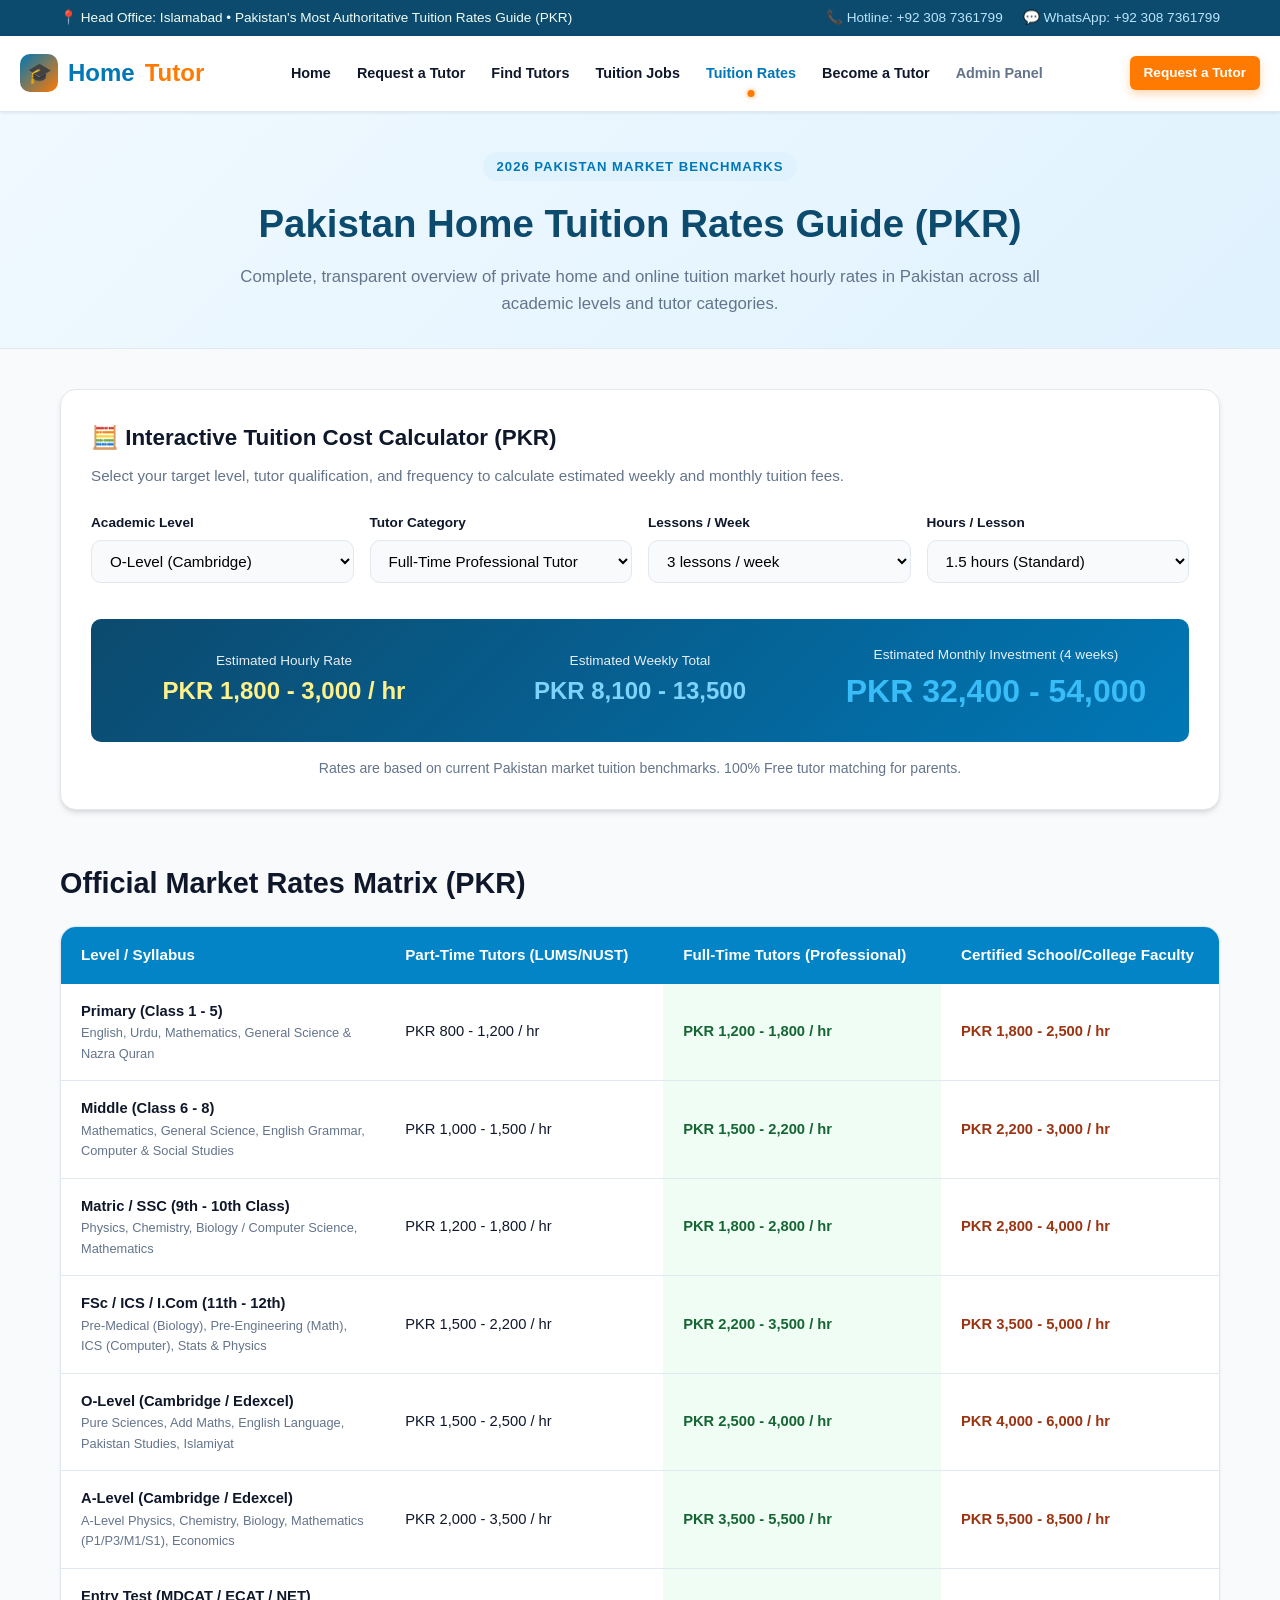
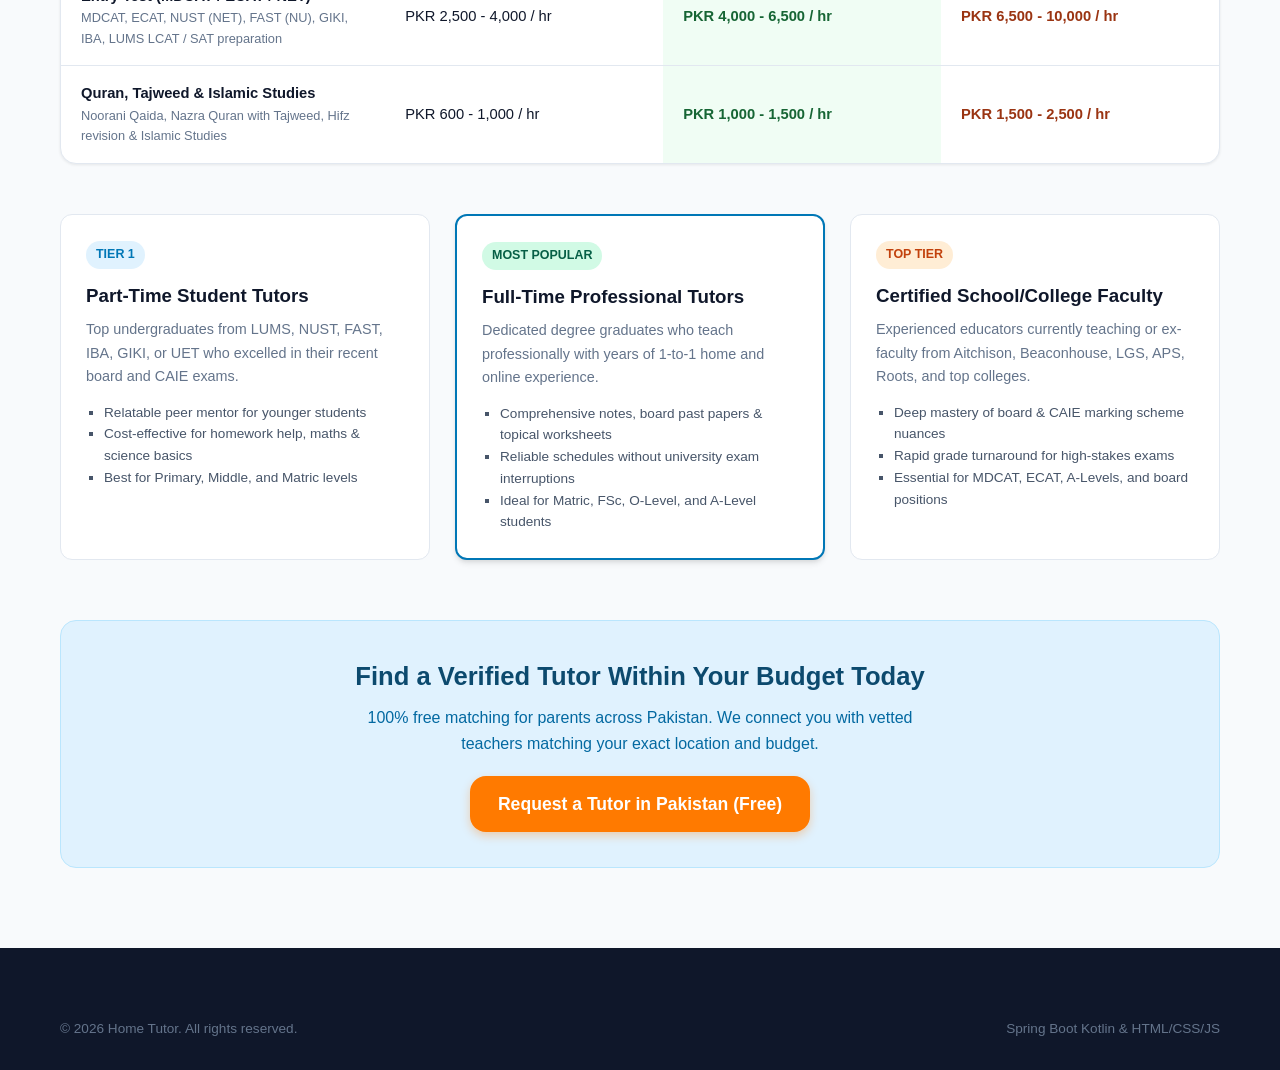
<file: rates.html>
<!DOCTYPE html>
<html lang="en">
<head>
  <meta charset="UTF-8">
  <meta name="viewport" content="width=device-width, initial-scale=1.0">
  <title>Pakistan Tuition Rates Guide 2026 - Home Tutor</title>
  <link rel="stylesheet" href="css/style.css">
  <link rel="stylesheet" href="css/components.css">
  <link rel="stylesheet" href="css/responsive.css">
</head>
<body>

  <!-- Top Bar -->
  <div class="top-bar">
    <div class="container">
      <div class="top-bar-left">
        <span>📍 Head Office: Islamabad • Pakistan's Most Authoritative Tuition Rates Guide (PKR)</span>
      </div>
      <div class="top-bar-right">
        <a href="tel:+923087361799">📞 Hotline: +92 308 7361799</a>
        <a href="https://wa.me/923087361799" target="_blank">💬 WhatsApp: +92 308 7361799</a>
      </div>
    </div>
  </div>

  <!-- Navbar -->
  <nav class="navbar">
    <div class="container">
      <a href="index.html" class="logo">
        <div class="logo-icon">🎓</div>
        Home <span>Tutor</span>
      </a>

      <ul class="nav-menu">
        <li><a href="index.html" class="nav-link">Home</a></li>
        <li><a href="request-tutor.html" class="nav-link">Request a Tutor</a></li>
        <li><a href="tutors.html" class="nav-link">Find Tutors</a></li>
        <li><a href="assignments.html" class="nav-link">Tuition Jobs</a></li>
        <li><a href="rates.html" class="nav-link active">Tuition Rates</a></li>
        <li><a href="become-tutor.html" class="nav-link">Become a Tutor</a></li>
        <li><a href="admin.html" class="nav-link" style="color: #64748b;">Admin Panel</a></li>
        <li class="nav-actions-mobile">
          <a href="request-tutor.html" class="btn btn-primary btn-block">Request a Tutor (Free)</a>
        </li>
      </ul>

      <div class="nav-actions">
        <a href="request-tutor.html" class="btn btn-primary btn-sm">Request a Tutor</a>
      </div>

      <button class="hamburger" aria-label="Toggle navigation">
        <span></span>
        <span></span>
        <span></span>
      </button>
    </div>
  </nav>

  <!-- Header -->
  <div style="background: linear-gradient(135deg, #f0f9ff 0%, #e0f2fe 100%); padding: 40px 0 30px; border-bottom: 1px solid var(--border-color);">
    <div class="container" style="text-align: center; max-width: 850px;">
      <span class="section-tag">2026 Pakistan Market Benchmarks</span>
      <h1 style="font-size: 2.4rem; color: #0c4a6e; margin-bottom: 10px;">Pakistan Home Tuition Rates Guide (PKR)</h1>
      <p style="color: var(--text-muted); font-size: 1.05rem;">
        Complete, transparent overview of private home and online tuition market hourly rates in Pakistan across all academic levels and tutor categories.
      </p>
    </div>
  </div>

  <!-- Main Rates Table & Calculator Section -->
  <div class="section" style="padding: 40px 0 80px;">
    <div class="container">
      
      <!-- Interactive Calculator Card -->
      <div class="calc-card" style="margin-bottom: 50px;">
        <h3 style="font-size: 1.4rem; margin-bottom: 8px;">🧮 Interactive Tuition Cost Calculator (PKR)</h3>
        <p style="color: var(--text-muted); font-size: 0.95rem; margin-bottom: 24px;">
          Select your target level, tutor qualification, and frequency to calculate estimated weekly and monthly tuition fees.
        </p>

        <form id="rateCalcForm">
          <div style="display: grid; grid-template-columns: repeat(auto-fit, minmax(220px, 1fr)); gap: 16px;">
            <div class="form-group">
              <label>Academic Level</label>
              <select id="calcLevel" class="form-control">
                <option value="Primary (Class 1 - 5)">Primary (Class 1 - 5)</option>
                <option value="Middle (Class 6 - 8)">Middle (Class 6 - 8)</option>
                <option value="Matric / SSC (9th - 10th Class)">Matric / SSC (9th - 10th)</option>
                <option value="FSc / ICS / I.Com (11th - 12th)">FSc / ICS (11th - 12th)</option>
                <option value="O-Level (Cambridge / Edexcel)" selected>O-Level (Cambridge)</option>
                <option value="A-Level (Cambridge / Edexcel)">A-Level (Cambridge)</option>
                <option value="Entry Test (MDCAT / ECAT / NET)">Entry Test (MDCAT / ECAT)</option>
              </select>
            </div>

            <div class="form-group">
              <label>Tutor Category</label>
              <select id="calcTutorType" class="form-control">
                <option value="PART_TIME">Part-Time Student Tutor (LUMS / NUST)</option>
                <option value="FULL_TIME" selected>Full-Time Professional Tutor</option>
                <option value="MOE_EX_CURRENT">Certified School/College Teacher</option>
              </select>
            </div>

            <div class="form-group">
              <label>Lessons / Week</label>
              <select id="calcLessons" class="form-control">
                <option value="1">1 lesson / week</option>
                <option value="2">2 lessons / week</option>
                <option value="3" selected>3 lessons / week</option>
                <option value="4">4 lessons / week</option>
                <option value="5">5 lessons / week</option>
              </select>
            </div>

            <div class="form-group">
              <label>Hours / Lesson</label>
              <select id="calcHours" class="form-control">
                <option value="1.0">1.0 hour</option>
                <option value="1.5" selected>1.5 hours (Standard)</option>
                <option value="2.0">2.0 hours</option>
              </select>
            </div>
          </div>

          <div class="calc-result-box" style="display: grid; grid-template-columns: repeat(auto-fit, minmax(200px, 1fr)); gap: 20px; text-align: center; align-items: center;">
            <div>
              <div style="font-size: 0.85rem; opacity: 0.9;">Estimated Hourly Rate</div>
              <div style="font-size: 1.5rem; font-weight: 800; color: #fef08a;" id="resHourlyRate">PKR 2,000 - 3,500 / hr</div>
            </div>
            <div>
              <div style="font-size: 0.85rem; opacity: 0.9;">Estimated Weekly Total</div>
              <div style="font-size: 1.5rem; font-weight: 800; color: #7dd3fc;" id="resWeeklyCost">PKR 9,000 - 15,750</div>
            </div>
            <div>
              <div style="font-size: 0.85rem; opacity: 0.9;">Estimated Monthly Investment (4 weeks)</div>
              <div class="calc-price" id="resMonthlyCost" style="margin: 0; font-size: 2rem;">PKR 36,000 - 63,000</div>
            </div>
          </div>
          <div style="margin-top: 15px; font-size: 0.88rem; color: var(--text-muted); text-align: center;" id="resRecommendation">
            Most popular choice: Full-time professional tutors offer dedicated board past papers analysis and flexible timings.
          </div>
        </form>
      </div>

      <!-- Official Rates Table -->
      <h2 style="font-size: 1.8rem; margin-bottom: 20px; color: var(--text-dark);">Official Market Rates Matrix (PKR)</h2>
      <div class="rates-table-wrapper" style="margin-bottom: 50px;">
        <table class="rates-table">
          <thead>
            <tr>
              <th style="width: 28%;">Level / Syllabus</th>
              <th style="width: 24%;">Part-Time Tutors (LUMS/NUST)</th>
              <th style="width: 24%;">Full-Time Tutors (Professional)</th>
              <th style="width: 24%;">Certified School/College Faculty</th>
            </tr>
          </thead>
          <tbody id="ratesTableBody">
            <!-- Dynamically populated by rates.js -->
          </tbody>
        </table>
      </div>

      <!-- Explanations of Tutor Categories -->
      <div class="tutor-tiers-grid">
        <div style="background: white; border: 1px solid var(--border-color); border-radius: 12px; padding: 25px;">
          <span class="badge badge-blue" style="margin-bottom: 12px;">Tier 1</span>
          <h3 style="margin-bottom: 8px;">Part-Time Student Tutors</h3>
          <p style="color: var(--text-muted); font-size: 0.9rem; margin-bottom: 14px;">
            Top undergraduates from LUMS, NUST, FAST, IBA, GIKI, or UET who excelled in their recent board and CAIE exams.
          </p>
          <ul style="font-size: 0.85rem; color: #475569; list-style: square; padding-left: 18px;">
            <li>Relatable peer mentor for younger students</li>
            <li>Cost-effective for homework help, maths & science basics</li>
            <li>Best for Primary, Middle, and Matric levels</li>
          </ul>
        </div>

        <div style="background: white; border: 2px solid var(--primary); border-radius: 12px; padding: 25px; box-shadow: var(--shadow-md);">
          <span class="badge badge-green" style="margin-bottom: 12px;">Most Popular</span>
          <h3 style="margin-bottom: 8px;">Full-Time Professional Tutors</h3>
          <p style="color: var(--text-muted); font-size: 0.9rem; margin-bottom: 14px;">
            Dedicated degree graduates who teach professionally with years of 1-to-1 home and online experience.
          </p>
          <ul style="font-size: 0.85rem; color: #475569; list-style: square; padding-left: 18px;">
            <li>Comprehensive notes, board past papers & topical worksheets</li>
            <li>Reliable schedules without university exam interruptions</li>
            <li>Ideal for Matric, FSc, O-Level, and A-Level students</li>
          </ul>
        </div>

        <div style="background: white; border: 1px solid var(--border-color); border-radius: 12px; padding: 25px;">
          <span class="badge badge-orange" style="margin-bottom: 12px;">Top Tier</span>
          <h3 style="margin-bottom: 8px;">Certified School/College Faculty</h3>
          <p style="color: var(--text-muted); font-size: 0.9rem; margin-bottom: 14px;">
            Experienced educators currently teaching or ex-faculty from Aitchison, Beaconhouse, LGS, APS, Roots, and top colleges.
          </p>
          <ul style="font-size: 0.85rem; color: #475569; list-style: square; padding-left: 18px;">
            <li>Deep mastery of board & CAIE marking scheme nuances</li>
            <li>Rapid grade turnaround for high-stakes exams</li>
            <li>Essential for MDCAT, ECAT, A-Levels, and board positions</li>
          </ul>
        </div>
      </div>

      <!-- Bottom CTA Banner -->
      <div style="background: #e0f2fe; border: 1px solid #bae6fd; border-radius: 16px; padding: 35px; text-align: center;">
        <h3 style="font-size: 1.6rem; color: #0c4a6e; margin-bottom: 8px;">Find a Verified Tutor Within Your Budget Today</h3>
        <p style="color: #0369a1; font-size: 1rem; max-width: 600px; margin: 0 auto 20px;">
          100% free matching for parents across Pakistan. We connect you with vetted teachers matching your exact location and budget.
        </p>
        <a href="request-tutor.html" class="btn btn-primary btn-lg">Request a Tutor in Pakistan (Free)</a>
      </div>

    </div>
  </div>

  <!-- Footer -->
  <footer>
    <div class="container">
      <div class="footer-bottom" style="border: none; padding: 0;">
        <p>&copy; 2026 Home Tutor. All rights reserved.</p>
        <p>Spring Boot Kotlin & HTML/CSS/JS</p>
      </div>
    </div>
  </footer>

  <script src="js/api.js"></script>
  <script src="js/main.js"></script>
  <script src="js/rates.js"></script>
</body>
</html>
</file>
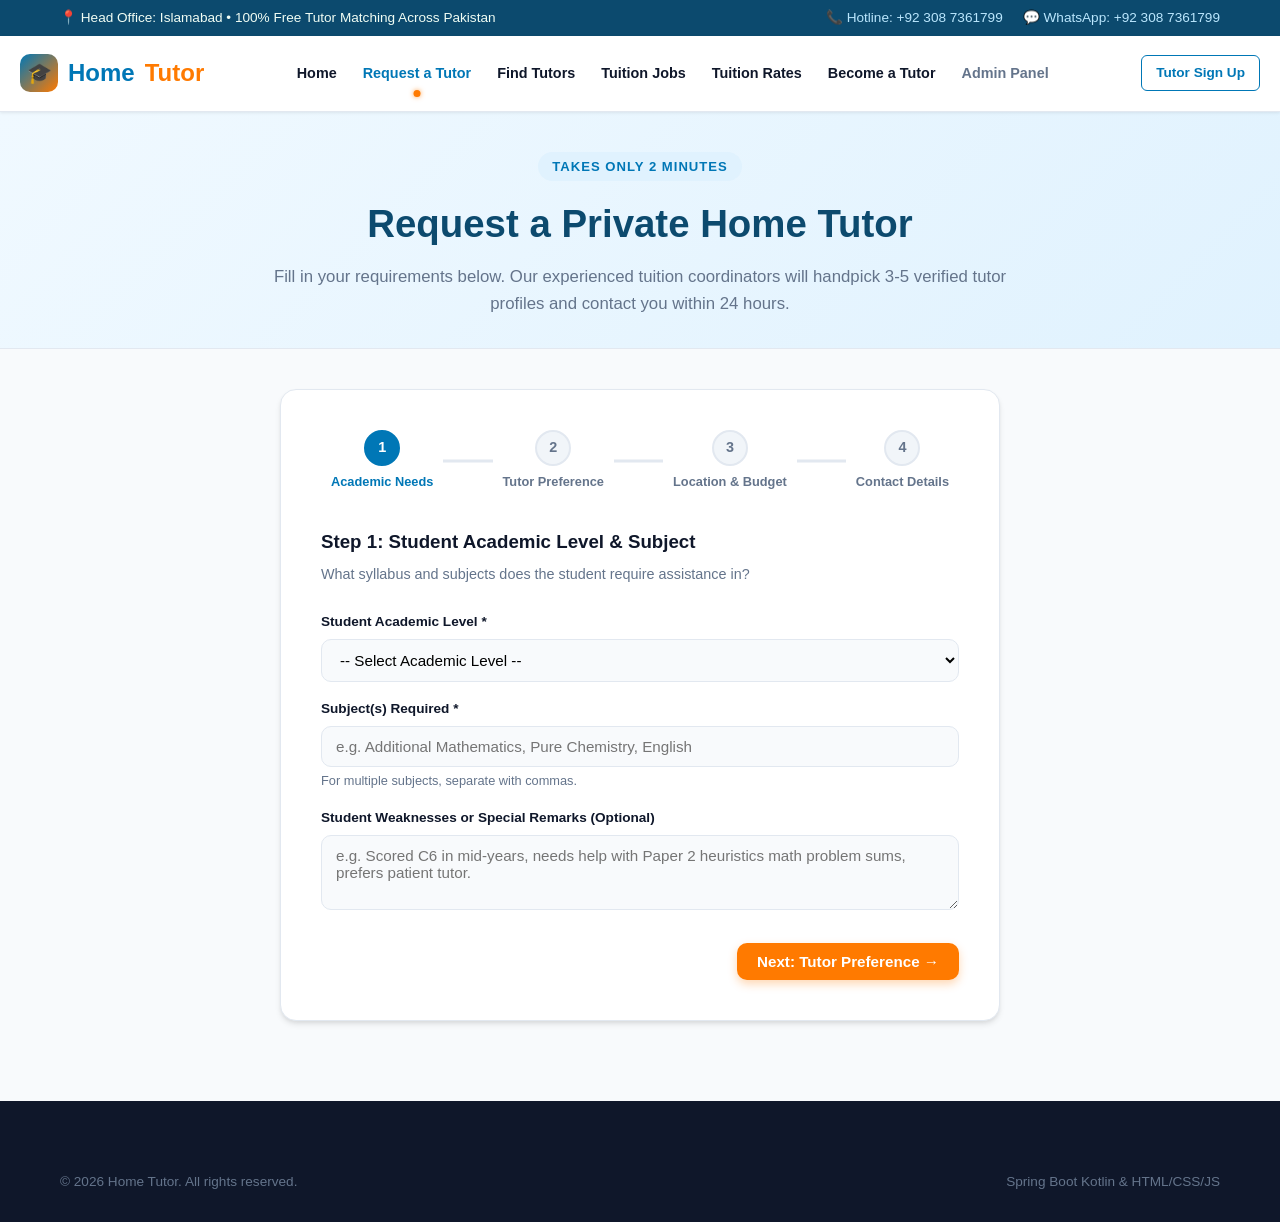
<file: request-tutor.html>
<!DOCTYPE html>
<html lang="en">
<head>
  <meta charset="UTF-8">
  <meta name="viewport" content="width=device-width, initial-scale=1.0">
  <title>Request a Home Tutor - Home Tutor</title>
  <link rel="stylesheet" href="css/style.css">
  <link rel="stylesheet" href="css/components.css">
  <link rel="stylesheet" href="css/responsive.css">
</head>
<body>

  <!-- Top Bar -->
  <div class="top-bar">
    <div class="container">
      <div class="top-bar-left">
        <span>📍 Head Office: Islamabad • 100% Free Tutor Matching Across Pakistan</span>
      </div>
      <div class="top-bar-right">
        <a href="tel:+923087361799">📞 Hotline: +92 308 7361799</a>
        <a href="https://wa.me/923087361799" target="_blank">💬 WhatsApp: +92 308 7361799</a>
      </div>
    </div>
  </div>

  <!-- Navbar -->
  <nav class="navbar">
    <div class="container">
      <a href="index.html" class="logo">
        <div class="logo-icon">🎓</div>
        Home <span>Tutor</span>
      </a>

      <ul class="nav-menu">
        <li><a href="index.html" class="nav-link">Home</a></li>
        <li><a href="request-tutor.html" class="nav-link active">Request a Tutor</a></li>
        <li><a href="tutors.html" class="nav-link">Find Tutors</a></li>
        <li><a href="assignments.html" class="nav-link">Tuition Jobs</a></li>
        <li><a href="rates.html" class="nav-link">Tuition Rates</a></li>
        <li><a href="become-tutor.html" class="nav-link">Become a Tutor</a></li>
        <li><a href="admin.html" class="nav-link" style="color: #64748b;">Admin Panel</a></li>
        <li class="nav-actions-mobile">
          <a href="request-tutor.html" class="btn btn-primary btn-block">Request a Tutor (Free)</a>
        </li>
      </ul>

      <div class="nav-actions">
        <a href="become-tutor.html" class="btn btn-outline btn-sm">Tutor Sign Up</a>
      </div>

      <button class="hamburger" aria-label="Toggle navigation">
        <span></span>
        <span></span>
        <span></span>
      </button>
    </div>
  </nav>

  <!-- Page Header -->
  <div style="background: linear-gradient(135deg, #f0f9ff 0%, #e0f2fe 100%); padding: 40px 0 30px; border-bottom: 1px solid var(--border-color);">
    <div class="container" style="text-align: center; max-width: 800px;">
      <span class="section-tag">Takes Only 2 Minutes</span>
      <h1 style="font-size: 2.4rem; color: #0c4a6e; margin-bottom: 10px;">Request a Private Home Tutor</h1>
      <p style="color: var(--text-muted); font-size: 1.05rem;">
        Fill in your requirements below. Our experienced tuition coordinators will handpick 3-5 verified tutor profiles and contact you within 24 hours.
      </p>
    </div>
  </div>

  <!-- Wizard Container -->
  <div class="section" style="padding: 40px 0 80px;">
    <div class="container" style="max-width: 760px;">
      <div class="calc-card" style="padding: 40px;">
        
        <!-- Wizard Progress Bar -->
        <div class="wizard-progress">
          <div class="wizard-step-indicator active">
            <div class="step-circle">1</div>
            <div class="step-label">Academic Needs</div>
          </div>
          <div class="wizard-step-indicator">
            <div class="step-circle">2</div>
            <div class="step-label">Tutor Preference</div>
          </div>
          <div class="wizard-step-indicator">
            <div class="step-circle">3</div>
            <div class="step-label">Location & Budget</div>
          </div>
          <div class="wizard-step-indicator">
            <div class="step-circle">4</div>
            <div class="step-label">Contact Details</div>
          </div>
        </div>

        <form id="tutorRequestWizard">
          
          <!-- STEP 1: Academic Needs -->
          <div class="wizard-step-content" id="stepContent1">
            <h3 style="margin-bottom: 6px;">Step 1: Student Academic Level & Subject</h3>
            <p style="color: var(--text-muted); margin-bottom: 25px; font-size: 0.9rem;">What syllabus and subjects does the student require assistance in?</p>

            <div class="form-group">
              <label for="studentLevel">Student Academic Level *</label>
              <select id="studentLevel" class="form-control" required>
                <option value="" disabled selected>-- Select Academic Level --</option>
                <optgroup label="Primary School">
                  <option value="Primary (Class 1 - 3)">Primary (Class 1 - 3)</option>
                  <option value="Primary (Class 4 - 5)">Primary (Class 4 - 5)</option>
                </optgroup>
                <optgroup label="Middle School">
                  <option value="Middle (Class 6 - 8)">Middle (Class 6 - 8)</option>
                </optgroup>
                <optgroup label="Matriculation (BISE / Federal Board)">
                  <option value="Matric 9th Class (Science)">Matric 9th Class (Science)</option>
                  <option value="Matric 10th Class (Science)">Matric 10th Class (Science)</option>
                  <option value="Matric (Arts / General)">Matric (Arts / General)</option>
                </optgroup>
                <optgroup label="Intermediate (HSSC)">
                  <option value="FSc Pre-Medical (11th - 12th)">FSc Pre-Medical (11th - 12th)</option>
                  <option value="FSc Pre-Engineering (11th - 12th)">FSc Pre-Engineering (11th - 12th)</option>
                  <option value="ICS (Computer Science)">ICS (Computer Science)</option>
                  <option value="I.Com / FA">I.Com / FA</option>
                </optgroup>
                <optgroup label="Cambridge International (CAIE)">
                  <option value="O-Level (Cambridge / Edexcel)">O-Level (Cambridge / Edexcel)</option>
                  <option value="A-Level (Cambridge / Edexcel)">A-Level (Cambridge / Edexcel)</option>
                  <option value="IGCSE">IGCSE</option>
                </optgroup>
                <optgroup label="Entry Test & Islamic Studies">
                  <option value="MDCAT (Medical College Entry Test)">MDCAT (Medical College Entry Test)</option>
                  <option value="ECAT / NUST (NET) / FAST">ECAT / NUST (NET) / FAST</option>
                  <option value="Quran, Tajweed & Islamic Studies">Quran, Tajweed & Islamic Studies</option>
                </optgroup>
              </select>
            </div>

            <div class="form-group">
              <label for="subjects">Subject(s) Required *</label>
              <input type="text" id="subjects" class="form-control" placeholder="e.g. Additional Mathematics, Pure Chemistry, English" required />
              <div style="font-size: 0.8rem; color: var(--text-muted); margin-top: 4px;">For multiple subjects, separate with commas.</div>
            </div>

            <div class="form-group">
              <label for="studentRequirements">Student Weaknesses or Special Remarks (Optional)</label>
              <textarea id="studentRequirements" class="form-control" rows="3" placeholder="e.g. Scored C6 in mid-years, needs help with Paper 2 heuristics math problem sums, prefers patient tutor."></textarea>
            </div>

            <div style="display: flex; justify-content: flex-end; margin-top: 25px;">
              <button type="button" class="btn btn-primary btn-wizard-next">Next: Tutor Preference →</button>
            </div>
          </div>

          <!-- STEP 2: Tutor Preference & Schedule -->
          <div class="wizard-step-content" id="stepContent2" style="display: none;">
            <h3 style="margin-bottom: 6px;">Step 2: Tutor Preference & Schedule</h3>
            <p style="color: var(--text-muted); margin-bottom: 25px; font-size: 0.9rem;">What tier of tutor and schedule fits your learning routine?</p>

            <div class="form-group">
              <label for="preferredTutorType">Preferred Tutor Category</label>
              <select id="preferredTutorType" class="form-control">
                <option value="FULL_TIME" selected>Full-Time Professional Tutor (Most Popular)</option>
                <option value="MOE_EX_CURRENT">School / College Certified Teacher (Top Tier)</option>
                <option value="PART_TIME">Part-Time Student Tutor (LUMS / NUST / FAST)</option>
              </select>
            </div>

            <div class="form-group">
              <label>Tutor Gender Preference</label>
              <div style="display: flex; gap: 20px; margin-top: 8px;">
                <label style="display: flex; align-items: center; gap: 8px; font-weight: normal; cursor: pointer;">
                  <input type="radio" name="genderPreference" value="Any" checked /> No Preference
                </label>
                <label style="display: flex; align-items: center; gap: 8px; font-weight: normal; cursor: pointer;">
                  <input type="radio" name="genderPreference" value="Female" /> Female Only
                </label>
                <label style="display: flex; align-items: center; gap: 8px; font-weight: normal; cursor: pointer;">
                  <input type="radio" name="genderPreference" value="Male" /> Male Only
                </label>
              </div>
            </div>

            <div class="form-row-2col">
              <div class="form-group">
                <label for="lessonsPerWeek">Lessons / Week</label>
                <select id="lessonsPerWeek" class="form-control">
                  <option value="1">1 lesson / week</option>
                  <option value="2">2 lessons / week</option>
                  <option value="3" selected>3 lessons / week (Standard)</option>
                  <option value="4">4 lessons / week</option>
                  <option value="5">5 lessons / week</option>
                </select>
              </div>

              <div class="form-group">
                <label for="hoursPerLesson">Hours / Lesson</label>
                <select id="hoursPerLesson" class="form-control">
                  <option value="1.0">1.0 hour</option>
                  <option value="1.5" selected>1.5 hours (Standard)</option>
                  <option value="2.0">2.0 hours</option>
                </select>
              </div>
            </div>

            <div class="form-group">
              <label for="preferredTiming">Preferred Day(s) and Time</label>
              <input type="text" id="preferredTiming" class="form-control" placeholder="e.g. Mon/Wed/Fri after 5pm, or Weekend mornings" />
            </div>

            <div style="display: flex; justify-content: space-between; margin-top: 25px;">
              <button type="button" class="btn btn-outline btn-wizard-prev">← Back</button>
              <button type="button" class="btn btn-primary btn-wizard-next">Next: Location & Budget →</button>
            </div>
          </div>

          <!-- STEP 3: Location & Budget -->
          <div class="wizard-step-content" id="stepContent3" style="display: none;">
            <h3 style="margin-bottom: 6px;">Step 3: Location & Target Budget</h3>
            <p style="color: var(--text-muted); margin-bottom: 25px; font-size: 0.9rem;">Where will the home tuition take place?</p>

            <div class="form-group">
              <label for="location">City & Area / Address in Pakistan *</label>
              <input type="text" id="location" class="form-control" placeholder="e.g. DHA Phase 5, Lahore or Sector F-10, Islamabad or Clifton, Karachi" required />
            </div>

            <div class="form-group">
              <label for="postalCode">Pakistan Postal Code (5 Digits, Optional)</label>
              <input type="text" id="postalCode" class="form-control" placeholder="e.g. 54000 for Lahore, 44000 for Islamabad" maxlength="5" />
            </div>

            <div class="form-group">
              <label for="budgetPerHour">Target Hourly Budget (PKR / hr)</label>
              <input type="number" id="budgetPerHour" class="form-control" value="2500" min="500" max="25000" step="100" />
              <div style="font-size: 0.8rem; color: var(--text-muted); margin-top: 4px;">
                Average market rates: Matric (PKR 1,500 - 2,800/hr) | FSc/ICS (PKR 2,000 - 3,500/hr) | O/A-Levels & MDCAT (PKR 3,000 - 6,500/hr).
              </div>
            </div>

            <div style="display: flex; justify-content: space-between; margin-top: 25px;">
              <button type="button" class="btn btn-outline btn-wizard-prev">← Back</button>
              <button type="button" class="btn btn-primary btn-wizard-next">Next: Contact Info →</button>
            </div>
          </div>

          <!-- STEP 4: Parent Contact Details -->
          <div class="wizard-step-content" id="stepContent4" style="display: none;">
            <h3 style="margin-bottom: 6px;">Step 4: Your Contact Information</h3>
            <p style="color: var(--text-muted); margin-bottom: 25px; font-size: 0.9rem;">Where should our tuition coordinators send the shortlisted tutor profiles?</p>

            <div class="form-group">
              <label for="parentName">Your Name (Parent / Student) *</label>
              <input type="text" id="parentName" class="form-control" placeholder="e.g. Dr. Malik Aslam" required />
            </div>

            <div class="form-group">
              <label for="parentPhone">Phone Number / WhatsApp in Pakistan *</label>
              <input type="tel" id="parentPhone" class="form-control" placeholder="e.g. 0300 1234567 or +92 300 1234567" required />
              <div style="font-size: 0.8rem; color: var(--text-muted); margin-top: 4px;">
                Shortlisted tutor profiles and credentials will be sent to this WhatsApp number within 1-12 hours.
              </div>
            </div>

            <div class="form-group">
              <label for="parentEmail">Email Address (Optional)</label>
              <input type="email" id="parentEmail" class="form-control" placeholder="e.g. aslam@example.com" />
            </div>

            <div style="background-color: #f0fdf4; border: 1px solid #bbf7d0; padding: 14px 18px; border-radius: 8px; font-size: 0.88rem; color: #166534; margin: 20px 0;">
              🔒 <strong>Our Guarantee:</strong> 100% Free matching service. No upfront commitment or registration fee. If the tutor isn't a good fit after the first lesson, we provide immediate free replacement.
            </div>

            <div style="display: flex; justify-content: space-between; margin-top: 25px;">
              <button type="button" class="btn btn-outline btn-wizard-prev">← Back</button>
              <button type="submit" class="btn btn-primary btn-lg">Submit Tutor Request (Free) →</button>
            </div>
          </div>

        </form>

        <!-- Confirmation State Screen -->
        <div id="wizardConfirmation" style="display: none; text-align: center; padding: 30px 10px;">
          <div style="width: 70px; height: 70px; background: #dcfce7; color: #16a34a; border-radius: 50%; display: flex; align-items: center; justify-content: center; font-size: 2.2rem; margin: 0 auto 20px;">
            ✓
          </div>
          <h2 style="color: #0c4a6e; margin-bottom: 12px;">Request Received Successfully!</h2>
          <p style="color: var(--text-muted); font-size: 1.05rem; max-width: 500px; margin: 0 auto 25px;">
            Thank you, <strong id="confirmParentName">Parent</strong>! Our coordinators are reviewing your request for <strong id="confirmSubject">Subject</strong>.
          </p>

          <div style="background: var(--bg-light); border-radius: 12px; padding: 20px; max-width: 450px; margin: 0 auto 30px; text-align: left; font-size: 0.92rem;">
            <p style="margin-bottom: 8px;"><strong>📞 WhatsApp Updates:</strong> We will text you at <span id="confirmPhone">+92 308 ...</span> within 1 to 12 hours.</p>
            <p style="margin-bottom: 8px;"><strong>📋 Profiles Shortlist:</strong> You will receive 3 to 5 tailored tutor profiles with full credentials.</p>
            <p><strong>⭐ 0% Fee:</strong> 100% free service for parents.</p>
          </div>

          <div style="display: flex; justify-content: center; gap: 16px;">
            <a href="index.html" class="btn btn-outline">Back to Home</a>
            <a href="https://wa.me/923087361799" target="_blank" class="btn btn-primary">Chat on WhatsApp Now</a>
          </div>
        </div>

      </div>
    </div>
  </div>

  <!-- Footer -->
  <footer>
    <div class="container">
      <div class="footer-bottom" style="border: none; padding: 0;">
        <p>&copy; 2026 Home Tutor. All rights reserved.</p>
        <p>Spring Boot Kotlin & HTML/CSS/JS</p>
      </div>
    </div>
  </footer>

  <script src="js/api.js"></script>
  <script src="js/main.js"></script>
  <script src="js/request-tutor.js"></script>
</body>
</html>
</file>
<file: css/style.css>
/* SmileTutor-inspired Home Tuition Agency Stylesheet */
:root {
  --primary: #0077b6;
  --primary-hover: #023e8a;
  --primary-light: #e0f2fe;
  --secondary: #ff7a00;
  --secondary-hover: #e06900;
  --accent-green: #10b981;
  --accent-green-light: #d1fae5;
  --accent-yellow: #f59e0b;
  --text-dark: #0f172a;
  --text-muted: #64748b;
  --text-light: #94a3b8;
  --bg-white: #ffffff;
  --bg-light: #f8fafc;
  --bg-alt: #f1f5f9;
  --border-color: #e2e8f0;
  --shadow-sm: 0 1px 3px rgba(0, 0, 0, 0.08);
  --shadow-md: 0 4px 6px -1px rgba(0, 0, 0, 0.1), 0 2px 4px -1px rgba(0, 0, 0, 0.06);
  --shadow-lg: 0 10px 15px -3px rgba(0, 0, 0, 0.1), 0 4px 6px -2px rgba(0, 0, 0, 0.05);
  --shadow-xl: 0 20px 25px -5px rgba(0, 0, 0, 0.1), 0 10px 10px -5px rgba(0, 0, 0, 0.04);
  --radius-sm: 6px;
  --radius-md: 10px;
  --radius-lg: 16px;
  --radius-full: 9999px;
  --transition: all 0.25s ease-in-out;
  --font-family: -apple-system, BlinkMacSystemFont, "Segoe UI", Roboto, "Helvetica Neue", Arial, sans-serif;
}

* {
  box-sizing: border-box;
  margin: 0;
  padding: 0;
}

body {
  font-family: var(--font-family);
  background-color: var(--bg-light);
  color: var(--text-dark);
  line-height: 1.6;
  -webkit-font-smoothing: antialiased;
}

a {
  color: var(--primary);
  text-decoration: none;
  transition: var(--transition);
}

a:hover {
  color: var(--primary-hover);
}

img {
  max-width: 100%;
  display: block;
}

.container {
  width: 100%;
  max-width: 1200px;
  margin: 0 auto;
  padding: 0 20px;
}

/* Top Notification / Hotline Bar */
.top-bar {
  background-color: #0c4a6e;
  color: #f0fdf4;
  font-size: 0.85rem;
  padding: 7px 0;
}

.top-bar .container {
  display: flex;
  justify-content: space-between;
  align-items: center;
  flex-wrap: wrap;
  gap: 10px;
}

.top-bar-left span {
  display: inline-flex;
  align-items: center;
  gap: 6px;
}

.top-bar-right {
  display: flex;
  align-items: center;
  gap: 20px;
}

.top-bar-right a {
  color: #bae6fd;
  display: inline-flex;
  align-items: center;
  gap: 6px;
}

.top-bar-right a:hover {
  color: #ffffff;
}

/* Main Navigation */
.navbar {
  background-color: var(--bg-white);
  border-bottom: 1px solid var(--border-color);
  position: sticky;
  top: 0;
  z-index: 100;
  box-shadow: var(--shadow-sm);
}

.navbar .container {
  display: flex;
  justify-content: space-between;
  align-items: center;
  height: 75px;
  max-width: 1280px;
}

.logo {
  display: flex;
  align-items: center;
  gap: 10px;
  font-size: 1.5rem;
  font-weight: 800;
  color: var(--primary);
  text-decoration: none;
}

.logo span {
  color: var(--secondary);
}

.logo-icon {
  width: 38px;
  height: 38px;
  background: linear-gradient(135deg, var(--primary) 0%, var(--secondary) 100%);
  border-radius: 10px;
  display: flex;
  align-items: center;
  justify-content: center;
  color: white;
  font-size: 1.25rem;
}

.nav-menu {
  display: flex;
  list-style: none;
  align-items: center;
  gap: 14px;
  white-space: nowrap;
  flex-wrap: nowrap;
}

.nav-menu li {
  white-space: nowrap;
  flex-shrink: 0;
}

.nav-link {
  position: relative;
  color: var(--text-dark);
  font-weight: 600;
  font-size: 0.90rem;
  padding: 8px 6px;
  white-space: nowrap;
  display: inline-flex;
  align-items: center;
  justify-content: center;
  text-decoration: none;
  transition: color var(--transition);
}

.nav-link:hover {
  color: var(--primary);
  background-color: transparent;
}

.nav-link.active {
  color: var(--primary);
  background-color: transparent;
  font-weight: 700;
}

/* Selected Tab Indication with Dot */
.nav-link.active::after {
  content: '';
  position: absolute;
  bottom: -4px;
  left: 50%;
  transform: translateX(-50%);
  width: 7px;
  height: 7px;
  background-color: var(--secondary);
  border-radius: 50%;
  box-shadow: 0 0 5px rgba(255, 122, 0, 0.7);
}

.nav-actions-mobile {
  display: none !important;
}

.nav-actions {
  display: flex;
  align-items: center;
  gap: 10px;
  white-space: nowrap;
  flex-shrink: 0;
}

/* Buttons */
.btn {
  display: inline-flex;
  align-items: center;
  justify-content: center;
  gap: 8px;
  font-weight: 600;
  font-size: 0.95rem;
  padding: 10px 20px;
  border-radius: var(--radius-md);
  border: none;
  cursor: pointer;
  transition: var(--transition);
  text-decoration: none;
}

.btn-primary {
  background-color: var(--secondary);
  color: white;
  box-shadow: 0 4px 10px rgba(255, 122, 0, 0.3);
}

.btn-primary:hover {
  background-color: var(--secondary-hover);
  color: white;
  transform: translateY(-2px);
  box-shadow: 0 6px 14px rgba(255, 122, 0, 0.4);
}

.btn-blue {
  background-color: var(--primary);
  color: white;
  box-shadow: 0 4px 10px rgba(0, 119, 182, 0.3);
}

.btn-blue:hover {
  background-color: var(--primary-hover);
  color: white;
  transform: translateY(-2px);
}

.btn-outline {
  background-color: transparent;
  color: var(--primary);
  border: 1.5px solid var(--primary);
}

.btn-outline:hover {
  background-color: var(--primary);
  color: white;
}

.btn-sm {
  padding: 6px 14px;
  font-size: 0.85rem;
  border-radius: var(--radius-sm);
}

.btn-lg {
  padding: 14px 28px;
  font-size: 1.1rem;
  border-radius: var(--radius-lg);
}

.btn-block {
  width: 100%;
}

/* Hero Section */
.hero {
  background: linear-gradient(135deg, #f0f9ff 0%, #e0f2fe 50%, #fef3c7 100%);
  padding: 60px 0 80px;
  position: relative;
  overflow: hidden;
}

.hero .container {
  display: grid;
  grid-template-columns: 1.2fr 0.8fr;
  gap: 50px;
  align-items: center;
}

.hero-content h1 {
  font-size: 2.8rem;
  font-weight: 800;
  color: #0c4a6e;
  line-height: 1.2;
  margin-bottom: 20px;
}

.hero-content h1 mark {
  background: transparent;
  color: var(--secondary);
  position: relative;
}

.hero-subtitle {
  font-size: 1.15rem;
  color: var(--text-muted);
  margin-bottom: 30px;
  max-width: 600px;
}

.hero-badges {
  display: flex;
  flex-wrap: wrap;
  gap: 15px;
  margin-bottom: 35px;
}

.hero-badge-item {
  display: inline-flex;
  align-items: center;
  gap: 8px;
  background: rgba(255, 255, 255, 0.85);
  padding: 8px 16px;
  border-radius: var(--radius-full);
  font-size: 0.88rem;
  font-weight: 600;
  color: #0369a1;
  box-shadow: var(--shadow-sm);
  border: 1px solid rgba(14, 165, 233, 0.2);
}

.hero-actions {
  display: flex;
  gap: 16px;
  flex-wrap: wrap;
}

/* Hero Card Widget (Quick Request Card) */
.hero-card {
  background: var(--bg-white);
  padding: 30px;
  border-radius: var(--radius-lg);
  box-shadow: var(--shadow-xl);
  border: 1px solid var(--border-color);
}

.hero-card h3 {
  font-size: 1.35rem;
  font-weight: 700;
  color: var(--text-dark);
  margin-bottom: 8px;
}

.hero-card p {
  color: var(--text-muted);
  font-size: 0.9rem;
  margin-bottom: 20px;
}

.form-group {
  margin-bottom: 16px;
}

.form-group label {
  display: block;
  font-size: 0.85rem;
  font-weight: 600;
  color: var(--text-dark);
  margin-bottom: 6px;
}

.form-control {
  width: 100%;
  padding: 11px 14px;
  font-size: 0.95rem;
  border: 1px solid var(--border-color);
  border-radius: var(--radius-md);
  outline: none;
  background-color: var(--bg-light);
  font-family: inherit;
  transition: var(--transition);
}

.form-control:focus {
  border-color: var(--primary);
  background-color: var(--bg-white);
  box-shadow: 0 0 0 3px rgba(0, 119, 182, 0.15);
}

select.form-control {
  cursor: pointer;
}

/* Section Header */
.section {
  padding: 70px 0;
}

.section-header {
  text-align: center;
  max-width: 700px;
  margin: 0 auto 50px;
}

.section-tag {
  display: inline-block;
  font-size: 0.82rem;
  font-weight: 700;
  text-transform: uppercase;
  letter-spacing: 1px;
  color: var(--primary);
  background-color: var(--primary-light);
  padding: 4px 14px;
  border-radius: var(--radius-full);
  margin-bottom: 12px;
}

.section-title {
  font-size: 2.2rem;
  font-weight: 800;
  color: var(--text-dark);
  margin-bottom: 12px;
}

.section-desc {
  font-size: 1.05rem;
  color: var(--text-muted);
}

/* Trust Stats Counters */
.stats-strip {
  background: var(--bg-white);
  border-top: 1px solid var(--border-color);
  border-bottom: 1px solid var(--border-color);
  padding: 40px 0;
}

.stats-grid {
  display: grid;
  grid-template-columns: repeat(4, 1fr);
  gap: 20px;
  text-align: center;
}

.stat-item h2 {
  font-size: 2.5rem;
  font-weight: 800;
  color: var(--primary);
  margin-bottom: 4px;
}

.stat-item p {
  font-size: 0.95rem;
  color: var(--text-muted);
  font-weight: 500;
}

/* How It Works Steps */
.steps-grid {
  display: grid;
  grid-template-columns: repeat(3, 1fr);
  gap: 30px;
  position: relative;
}

.step-card {
  background: var(--bg-white);
  padding: 35px 25px;
  border-radius: var(--radius-lg);
  border: 1px solid var(--border-color);
  text-align: center;
  position: relative;
  box-shadow: var(--shadow-sm);
  transition: var(--transition);
}

.step-card:hover {
  transform: translateY(-5px);
  box-shadow: var(--shadow-lg);
  border-color: var(--primary);
}

.step-number {
  width: 50px;
  height: 50px;
  background: linear-gradient(135deg, var(--primary) 0%, #0284c7 100%);
  color: white;
  border-radius: 50%;
  display: flex;
  align-items: center;
  justify-content: center;
  font-size: 1.3rem;
  font-weight: 800;
  margin: 0 auto 20px;
  box-shadow: 0 4px 10px rgba(0, 119, 182, 0.3);
}

.step-card h3 {
  font-size: 1.25rem;
  font-weight: 700;
  margin-bottom: 12px;
}

.step-card p {
  color: var(--text-muted);
  font-size: 0.95rem;
}

/* CTA Strip */
.cta-banner {
  background: linear-gradient(135deg, var(--primary) 0%, #0369a1 100%);
  color: white;
  padding: 60px 0;
  text-align: center;
}

.cta-banner h2 {
  font-size: 2.4rem;
  font-weight: 800;
  margin-bottom: 14px;
}

.cta-banner p {
  font-size: 1.15rem;
  opacity: 0.9;
  max-width: 650px;
  margin: 0 auto 30px;
}

.cta-banner .btn-group {
  display: flex;
  justify-content: center;
  gap: 16px;
}

/* Footer */
footer {
  background-color: #0f172a;
  color: #cbd5e1;
  padding: 70px 0 30px;
  font-size: 0.92rem;
}

.footer-grid {
  display: grid;
  grid-template-columns: 2fr 1fr 1fr 1.5fr;
  gap: 40px;
  margin-bottom: 50px;
}

.footer-col h4 {
  color: #ffffff;
  font-size: 1.1rem;
  margin-bottom: 20px;
  font-weight: 700;
}

.footer-col ul {
  list-style: none;
}

.footer-col ul li {
  margin-bottom: 10px;
}

.footer-col ul li a {
  color: #94a3b8;
}

.footer-col ul li a:hover {
  color: #ffffff;
  padding-left: 4px;
}

.footer-contact-info p {
  margin-bottom: 12px;
  display: flex;
  align-items: center;
  gap: 10px;
}

.footer-bottom {
  border-top: 1px solid #1e293b;
  padding-top: 25px;
  display: flex;
  justify-content: space-between;
  align-items: center;
  flex-wrap: wrap;
  gap: 15px;
  font-size: 0.85rem;
  color: #64748b;
}

/* WhatsApp Floating Button */
.whatsapp-float {
  position: fixed;
  bottom: 25px;
  right: 25px;
  background-color: #25d366;
  color: white;
  border-radius: 50px;
  padding: 12px 20px;
  font-weight: 700;
  font-size: 0.95rem;
  display: flex;
  align-items: center;
  gap: 10px;
  box-shadow: 0 4px 15px rgba(37, 211, 102, 0.4);
  z-index: 999;
  text-decoration: none;
  transition: var(--transition);
}

.whatsapp-float:hover {
  background-color: #1ebe5d;
  color: white;
  transform: scale(1.05);
}

/* Toast Notifications */
.toast-container {
  position: fixed;
  top: 20px;
  right: 20px;
  z-index: 9999;
  display: flex;
  flex-direction: column;
  gap: 10px;
}

.toast {
  background: white;
  padding: 16px 20px;
  border-radius: var(--radius-md);
  box-shadow: var(--shadow-lg);
  display: flex;
  align-items: center;
  gap: 12px;
  min-width: 300px;
  max-width: 420px;
  font-size: 0.92rem;
  border-left: 5px solid var(--primary);
  animation: slideIn 0.3s ease-out;
}

.toast.toast-success {
  border-left-color: var(--accent-green);
}

.toast.toast-error {
  border-left-color: #ef4444;
}

@keyframes slideIn {
  from {
    transform: translateX(100%);
    opacity: 0;
  }
  to {
    transform: translateX(0);
    opacity: 1;
  }
}
</file>
<file: css/components.css>
/* Reusable Components: Cards, Tables, Modals, Forms */

/* Badges */
.badge {
  display: inline-flex;
  align-items: center;
  gap: 5px;
  padding: 4px 10px;
  border-radius: var(--radius-full);
  font-size: 0.78rem;
  font-weight: 700;
  text-transform: uppercase;
}

.badge-blue {
  background-color: var(--primary-light);
  color: var(--primary);
}

.badge-green {
  background-color: var(--accent-green-light);
  color: #065f46;
}

.badge-orange {
  background-color: #ffedd5;
  color: #c2410c;
}

.badge-purple {
  background-color: #f3e8ff;
  color: #7e22ce;
}

/* Tutor Card */
.tutor-grid {
  display: grid;
  grid-template-columns: repeat(auto-fill, minmax(350px, 1fr));
  gap: 25px;
}

.tutor-card {
  background: var(--bg-white);
  border-radius: var(--radius-lg);
  border: 1px solid var(--border-color);
  padding: 24px;
  box-shadow: var(--shadow-sm);
  transition: var(--transition);
  display: flex;
  flex-direction: column;
}

.tutor-card:hover {
  transform: translateY(-4px);
  box-shadow: var(--shadow-lg);
  border-color: #bae6fd;
}

.tutor-header {
  display: flex;
  gap: 16px;
  margin-bottom: 16px;
}

.tutor-avatar {
  width: 70px;
  height: 70px;
  border-radius: 50%;
  object-fit: cover;
  border: 3px solid var(--primary-light);
  flex-shrink: 0;
}

.tutor-info h3 {
  font-size: 1.15rem;
  font-weight: 700;
  color: var(--text-dark);
  display: flex;
  align-items: center;
  gap: 6px;
}

.verified-icon {
  color: var(--accent-green);
  font-size: 1.05rem;
}

.tutor-title {
  font-size: 0.85rem;
  color: var(--text-muted);
  margin-bottom: 6px;
  line-height: 1.3;
}

.tutor-rating {
  display: flex;
  align-items: center;
  gap: 6px;
  font-size: 0.85rem;
  font-weight: 700;
  color: #b45309;
}

.tutor-tags {
  display: flex;
  flex-wrap: wrap;
  gap: 6px;
  margin-bottom: 14px;
}

.tutor-tag {
  background: var(--bg-alt);
  font-size: 0.8rem;
  padding: 4px 10px;
  border-radius: var(--radius-sm);
  color: #334155;
  font-weight: 500;
}

.tutor-bio {
  font-size: 0.88rem;
  color: var(--text-muted);
  line-height: 1.5;
  margin-bottom: 18px;
  flex-grow: 1;
}

.tutor-footer {
  display: flex;
  justify-content: space-between;
  align-items: center;
  border-top: 1px solid var(--border-color);
  padding-top: 16px;
  margin-top: auto;
}

.tutor-rate {
  font-size: 1.25rem;
  font-weight: 800;
  color: var(--primary);
}

.tutor-rate span {
  font-size: 0.85rem;
  font-weight: normal;
  color: var(--text-muted);
}

/* Tuition Assignment Cards (Job Board) */
.assignment-grid {
  display: flex;
  flex-direction: column;
  gap: 16px;
}

.assignment-card {
  background: var(--bg-white);
  border: 1px solid var(--border-color);
  border-radius: var(--radius-md);
  padding: 22px;
  box-shadow: var(--shadow-sm);
  transition: var(--transition);
  display: flex;
  justify-content: space-between;
  align-items: center;
  gap: 20px;
}

.assignment-card:hover {
  border-color: var(--primary);
  box-shadow: var(--shadow-md);
}

.assignment-main {
  flex-grow: 1;
}

.assignment-header {
  display: flex;
  align-items: center;
  gap: 12px;
  margin-bottom: 8px;
}

.assignment-code {
  font-weight: 800;
  font-size: 0.95rem;
  color: var(--primary);
}

.assignment-title {
  font-size: 1.25rem;
  font-weight: 700;
  color: var(--text-dark);
  margin-bottom: 8px;
}

.assignment-details {
  display: flex;
  flex-wrap: wrap;
  gap: 16px;
  font-size: 0.9rem;
  color: var(--text-muted);
  margin-bottom: 10px;
}

.assignment-detail-item {
  display: flex;
  align-items: center;
  gap: 6px;
}

.assignment-remarks {
  font-size: 0.88rem;
  color: #475569;
  background: var(--bg-light);
  padding: 8px 12px;
  border-radius: var(--radius-sm);
  border-left: 3px solid var(--primary);
}

.assignment-action {
  text-align: right;
  flex-shrink: 0;
  min-width: 170px;
}

.assignment-rate-display {
  font-size: 1.4rem;
  font-weight: 800;
  color: #0f766e;
  margin-bottom: 10px;
}

/* Tuition Rates Table */
.rates-table-wrapper {
  overflow-x: auto;
  background: var(--bg-white);
  border-radius: var(--radius-lg);
  border: 1px solid var(--border-color);
  box-shadow: var(--shadow-sm);
}

.rates-table {
  width: 100%;
  border-collapse: collapse;
  text-align: left;
}

.rates-table th {
  background: #0284c7;
  color: white;
  padding: 16px 20px;
  font-size: 0.95rem;
  font-weight: 700;
}

.rates-table td {
  padding: 16px 20px;
  border-bottom: 1px solid var(--border-color);
  font-size: 0.92rem;
}

.rates-table tr:last-child td {
  border-bottom: none;
}

.rates-table tr:hover {
  background-color: #f0f9ff;
}

.level-name-col {
  font-weight: 700;
  color: var(--text-dark);
}

/* Calculator Box */
.calc-card {
  background: var(--bg-white);
  border-radius: var(--radius-lg);
  border: 1px solid var(--border-color);
  padding: 30px;
  box-shadow: var(--shadow-md);
}

.calc-result-box {
  background: linear-gradient(135deg, #0c4a6e 0%, var(--primary) 100%);
  color: white;
  padding: 25px;
  border-radius: var(--radius-md);
  margin-top: 20px;
  text-align: center;
}

.calc-price {
  font-size: 2.2rem;
  font-weight: 800;
  color: #38bdf8;
  margin: 10px 0;
}

/* Testimonial Cards */
.testimonial-grid {
  display: grid;
  grid-template-columns: repeat(auto-fill, minmax(320px, 1fr));
  gap: 25px;
}

.testimonial-card {
  background: var(--bg-white);
  padding: 28px;
  border-radius: var(--radius-lg);
  border: 1px solid var(--border-color);
  box-shadow: var(--shadow-sm);
  display: flex;
  flex-direction: column;
}

.grade-jump-pill {
  display: inline-flex;
  align-items: center;
  gap: 6px;
  background: #ecfdf5;
  color: #047857;
  border: 1px solid #a7f3d0;
  font-size: 0.85rem;
  font-weight: 700;
  padding: 4px 12px;
  border-radius: var(--radius-full);
  margin-bottom: 14px;
  align-self: flex-start;
}

.review-quote {
  font-size: 0.95rem;
  color: #334155;
  line-height: 1.6;
  margin-bottom: 20px;
  font-style: italic;
  flex-grow: 1;
}

.reviewer-profile {
  display: flex;
  align-items: center;
  gap: 12px;
  border-top: 1px solid var(--border-color);
  padding-top: 16px;
}

.reviewer-avatar {
  width: 46px;
  height: 46px;
  border-radius: 50%;
  object-fit: cover;
}

/* Wizard / Multi-step Form */
.wizard-progress {
  display: flex;
  justify-content: space-between;
  margin-bottom: 35px;
  position: relative;
}

.wizard-progress::before {
  content: '';
  position: absolute;
  top: 50%;
  left: 0;
  right: 0;
  height: 3px;
  background-color: var(--border-color);
  transform: translateY(-50%);
  z-index: 1;
}

.wizard-step-indicator {
  position: relative;
  z-index: 2;
  background: var(--bg-white);
  padding: 0 10px;
  display: flex;
  flex-direction: column;
  align-items: center;
  gap: 6px;
}

.step-circle {
  width: 36px;
  height: 36px;
  border-radius: 50%;
  background: var(--bg-alt);
  color: var(--text-muted);
  display: flex;
  align-items: center;
  justify-content: center;
  font-weight: 700;
  font-size: 0.9rem;
  border: 2px solid var(--border-color);
  transition: var(--transition);
}

.wizard-step-indicator.active .step-circle {
  background: var(--primary);
  color: white;
  border-color: var(--primary);
}

.wizard-step-indicator.completed .step-circle {
  background: var(--accent-green);
  color: white;
  border-color: var(--accent-green);
}

.step-label {
  font-size: 0.8rem;
  font-weight: 600;
  color: var(--text-muted);
}

.wizard-step-indicator.active .step-label {
  color: var(--primary);
}

/* Modal Dialog */
.modal-overlay {
  position: fixed;
  top: 0;
  left: 0;
  right: 0;
  bottom: 0;
  background: rgba(15, 23, 42, 0.6);
  backdrop-filter: blur(4px);
  display: none;
  align-items: center;
  justify-content: center;
  z-index: 1000;
  padding: 20px;
}

.modal-overlay.open {
  display: flex;
}

.modal-content {
  background: white;
  border-radius: var(--radius-lg);
  width: 100%;
  max-width: 580px;
  max-height: 90vh;
  overflow-y: auto;
  box-shadow: var(--shadow-xl);
  padding: 30px;
  position: relative;
  animation: modalPop 0.25s ease-out;
}

@keyframes modalPop {
  from {
    opacity: 0;
    transform: scale(0.95);
  }
  to {
    opacity: 1;
    transform: scale(1);
  }
}

.modal-close {
  position: absolute;
  top: 20px;
  right: 20px;
  background: var(--bg-alt);
  border: none;
  width: 32px;
  height: 32px;
  border-radius: 50%;
  font-size: 1.2rem;
  cursor: pointer;
  display: flex;
  align-items: center;
  justify-content: center;
  color: var(--text-muted);
}

.modal-close:hover {
  background: #e2e8f0;
  color: var(--text-dark);
}
</file>
<file: css/responsive.css>
/* ==============================================================================
   Home Tutor Pakistan - Comprehensive Responsive Multi-Device Stylesheet
   Devices Supported:
   - Ultra-wide & Desktop (> 1200px)
   - Laptops & Tablets Landscape (1024px - 1200px)
   - Tablets & iPad Portrait (768px - 1024px)
   - Large Mobile & Phablets (480px - 768px)
   - Compact Mobile (<= 480px: iPhone SE, Galaxy S, 320px-414px)
   ============================================================================== */

/* Base Layout Helpers */
.form-row-2col {
  display: grid;
  grid-template-columns: 1fr 1fr;
  gap: 16px;
}

.tutors-page-layout {
  display: grid;
  grid-template-columns: 280px 1fr;
  gap: 30px;
  align-items: start;
}

.tutors-sidebar {
  background: white;
  border: 1px solid var(--border-color);
  border-radius: 12px;
  padding: 24px;
  position: sticky;
  top: 95px;
  box-shadow: var(--shadow-sm);
}

.rates-promo-grid {
  display: grid;
  grid-template-columns: 1fr 1fr;
  gap: 50px;
  align-items: center;
}

.tutor-tiers-grid {
  display: grid;
  grid-template-columns: repeat(3, 1fr);
  gap: 25px;
  margin-bottom: 60px;
}

.assignments-filter-row {
  display: grid;
  grid-template-columns: 2fr 1fr;
  gap: 15px;
}

/* Hamburger Navigation Toggle Button */
.hamburger {
  display: none;
  flex-direction: column;
  justify-content: space-around;
  width: 32px;
  height: 26px;
  background: transparent;
  border: none;
  cursor: pointer;
  padding: 2px;
  z-index: 1001;
  -webkit-tap-highlight-color: transparent;
}

.hamburger span {
  width: 100%;
  height: 3px;
  background-color: var(--text-dark);
  border-radius: 2px;
  transition: transform 0.3s ease, opacity 0.3s ease;
}

.hamburger.open span:nth-child(1) {
  transform: rotate(45deg) translate(6px, 6px);
}

.hamburger.open span:nth-child(2) {
  opacity: 0;
}

.hamburger.open span:nth-child(3) {
  transform: rotate(-45deg) translate(6px, -6px);
}

/* ==============================================================================
   1. TABLET & LAPTOP BREAKPOINT (max-width: 1080px)
   ============================================================================== */
@media (max-width: 1080px) {
  .hamburger {
    display: flex;
  }

  .navbar .container {
    height: 70px;
  }

  /* Full-screen Slide-down / Fixed Mobile Drawer */
  .nav-menu {
    position: fixed;
    top: 70px;
    left: 0;
    right: 0;
    bottom: 0;
    background: #ffffff;
    flex-direction: column;
    padding: 24px 20px 40px;
    align-items: stretch;
    gap: 8px;
    display: none;
    border-top: 1px solid var(--border-color);
    box-shadow: 0 15px 30px rgba(0, 0, 0, 0.15);
    z-index: 1000;
    overflow-y: auto;
    -webkit-overflow-scrolling: touch;
  }

  .nav-menu.open {
    display: flex;
  }

  .nav-menu li {
    width: 100%;
  }

  .nav-menu .nav-link {
    display: flex;
    align-items: center;
    justify-content: space-between;
    width: 100%;
    padding: 12px 14px;
    font-size: 1.05rem;
    font-weight: 600;
    color: #1e293b;
    border-radius: 8px;
    border-bottom: 1px solid #f1f5f9;
  }

  .nav-menu .nav-link:hover,
  .nav-menu .nav-link.active {
    background: #f0f9ff;
    color: var(--primary);
  }

  .nav-menu .nav-link.active::after {
    display: none; /* Hide bottom dot in vertical drawer list */
  }

  .nav-actions {
    display: none; /* Hidden from top navbar bar; rendered in mobile drawer */
  }

  .nav-menu.open .nav-actions-mobile {
    display: flex !important;
    flex-direction: column;
    gap: 12px;
    margin-top: 16px;
    padding-top: 16px;
    border-top: 2px dashed #e2e8f0;
  }

  .nav-menu.open .nav-actions-mobile .btn {
    width: 100%;
    text-align: center;
    padding: 12px;
    font-size: 1rem;
  }
}

/* ==============================================================================
   2. MID-TABLET BREAKPOINT (max-width: 992px)
   ============================================================================== */
@media (max-width: 992px) {
  .hero .container {
    grid-template-columns: 1fr;
    gap: 36px;
  }

  .hero-card {
    max-width: 580px;
    margin: 0 auto;
    width: 100%;
  }

  .tutors-page-layout {
    grid-template-columns: 1fr;
    gap: 25px;
  }

  .tutors-sidebar {
    position: static;
  }

  .rates-promo-grid {
    grid-template-columns: 1fr;
    gap: 35px;
  }

  .tutor-tiers-grid {
    grid-template-columns: 1fr;
    gap: 20px;
  }

  .stats-grid {
    grid-template-columns: repeat(2, 1fr);
    gap: 25px;
  }

  .steps-grid {
    grid-template-columns: 1fr;
    gap: 20px;
  }

  .footer-grid {
    grid-template-columns: 1fr 1fr;
    gap: 35px;
  }

  .assignment-card {
    flex-direction: column;
    align-items: flex-start;
  }

  .assignment-action {
    width: 100%;
    text-align: left;
    display: flex;
    justify-content: space-between;
    align-items: center;
    border-top: 1px solid var(--border-color);
    padding-top: 15px;
    margin-top: 10px;
  }
}

/* ==============================================================================
   3. MOBILE PHONES & PHABLETS (max-width: 768px)
   ============================================================================== */
@media (max-width: 768px) {
  /* Prevent iOS zoom on input focus by ensuring at least 16px */
  input[type="text"],
  input[type="email"],
  input[type="password"],
  input[type="number"],
  input[type="tel"],
  select,
  textarea {
    font-size: 16px !important;
  }

  .top-bar-left {
    display: none;
  }

  .top-bar {
    padding: 6px 0;
    font-size: 0.8rem;
  }

  .top-bar .container {
    justify-content: center;
    gap: 12px;
  }

  .top-bar-right {
    gap: 12px;
    flex-wrap: wrap;
    justify-content: center;
  }

  .hero {
    padding: 35px 0 50px;
  }

  .hero-content h1 {
    font-size: 2.1rem;
    line-height: 1.25;
  }

  .hero-subtitle {
    font-size: 0.98rem;
    line-height: 1.5;
    margin-bottom: 22px;
  }

  .hero-badges {
    gap: 8px;
    margin-bottom: 25px;
  }

  .hero-badge-item {
    font-size: 0.8rem;
    padding: 6px 12px;
  }

  .hero-card {
    padding: 22px 18px;
  }

  .tutor-grid {
    grid-template-columns: 1fr;
  }

  .tutor-card {
    padding: 20px 16px;
  }

  .assignments-filter-row {
    grid-template-columns: 1fr;
    gap: 10px;
  }

  .testimonial-grid {
    grid-template-columns: 1fr;
  }

  .stats-grid {
    grid-template-columns: 1fr 1fr;
    gap: 16px;
  }

  .footer-grid {
    grid-template-columns: 1fr;
    gap: 28px;
  }

  .modal-content {
    width: 95%;
    max-height: 90vh;
    padding: 22px 16px;
  }

  .rates-table th,
  .rates-table td {
    padding: 12px 14px;
    font-size: 0.85rem;
  }

  /* Compact Floating WhatsApp button on Mobile */
  .whatsapp-float span {
    display: none;
  }

  .whatsapp-float {
    width: 52px;
    height: 52px;
    padding: 0;
    justify-content: center;
    border-radius: 50%;
    bottom: 18px;
    right: 18px;
    font-size: 1.4rem;
  }
}

/* ==============================================================================
   4. SMALL MOBILE SCREENS & TWO-COLUMN FORM STACKING (max-width: 600px)
   ============================================================================== */
@media (max-width: 600px) {
  .form-row-2col {
    grid-template-columns: 1fr;
    gap: 12px;
  }

  .calc-card {
    padding: 22px 16px;
  }

  .login-container-card {
    padding: 25px 18px;
    margin: 25px auto 40px;
  }

  .region-tabs {
    flex-wrap: nowrap;
    overflow-x: auto;
    -webkit-overflow-scrolling: touch;
    padding-bottom: 8px;
    gap: 8px;
  }

  .region-tab {
    white-space: nowrap;
    flex-shrink: 0;
    padding: 6px 14px;
    font-size: 0.82rem;
  }

  .admin-tabs {
    flex-wrap: nowrap;
    overflow-x: auto;
    -webkit-overflow-scrolling: touch;
    padding-bottom: 8px;
    gap: 8px;
  }

  .admin-tab-btn {
    white-space: nowrap;
    flex-shrink: 0;
    padding: 8px 14px;
    font-size: 0.85rem;
  }

  .wizard-progress {
    gap: 6px;
  }

  .wizard-progress::before {
    display: none; /* Hide background bar line on narrow phones to avoid misalignments */
  }

  .wizard-step-indicator {
    padding: 0 4px;
  }

  .wizard-step-indicator .step-circle {
    width: 30px;
    height: 30px;
    font-size: 0.85rem;
  }

  .wizard-step-indicator .step-label {
    font-size: 0.72rem;
    max-width: 70px;
    text-align: center;
    line-height: 1.2;
  }
}

/* ==============================================================================
   5. COMPACT PHONES (max-width: 480px: iPhone SE, Galaxy S, 320px-400px)
   ============================================================================== */
@media (max-width: 480px) {
  .container {
    padding: 0 14px;
  }

  .logo {
    font-size: 1.3rem;
  }

  .logo-icon {
    width: 32px;
    height: 32px;
    font-size: 1.1rem;
  }

  .section {
    padding: 40px 0;
  }

  .hero-content h1 {
    font-size: 1.75rem;
  }

  .section-title {
    font-size: 1.6rem;
  }

  .stat-card {
    padding: 16px 12px;
  }

  .stat-number {
    font-size: 1.8rem;
  }

  .btn-lg {
    padding: 12px 20px;
    font-size: 0.98rem;
  }

  .top-bar-right a {
    font-size: 0.76rem;
  }
}
</file>
